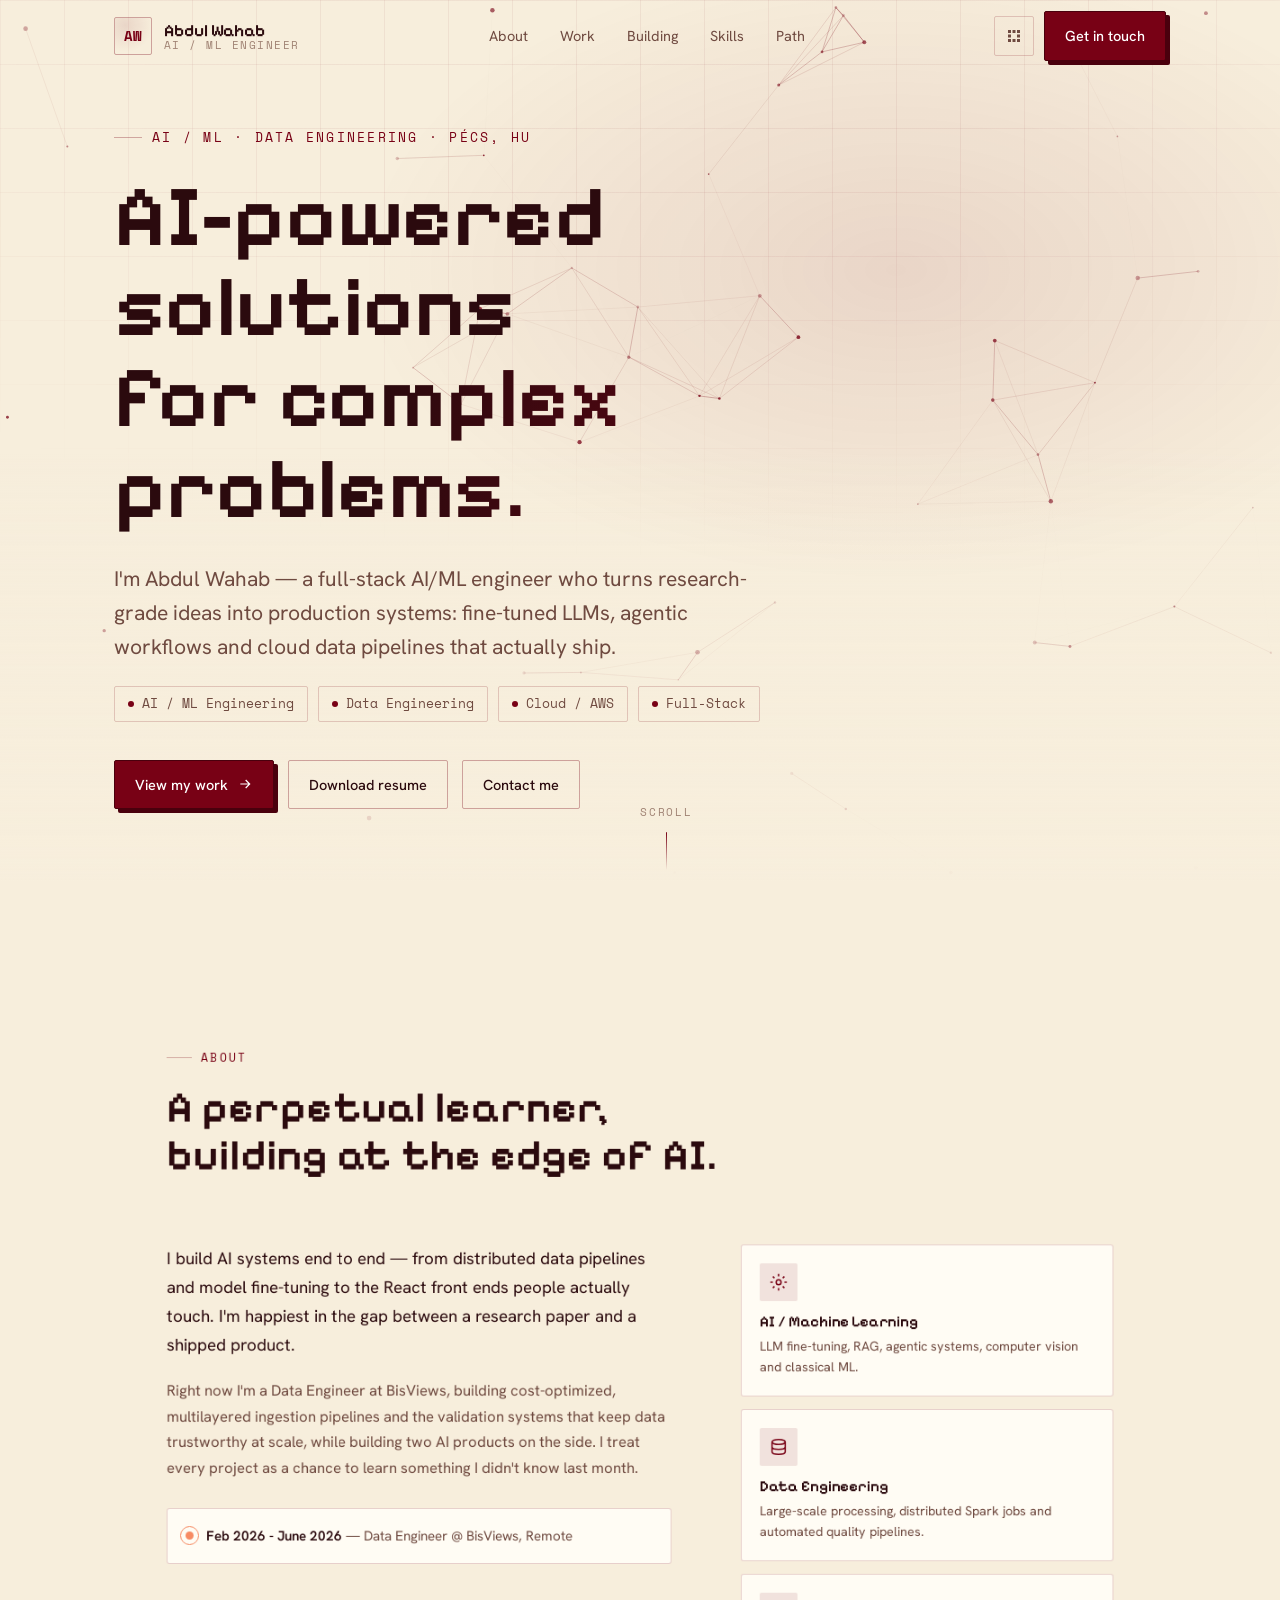
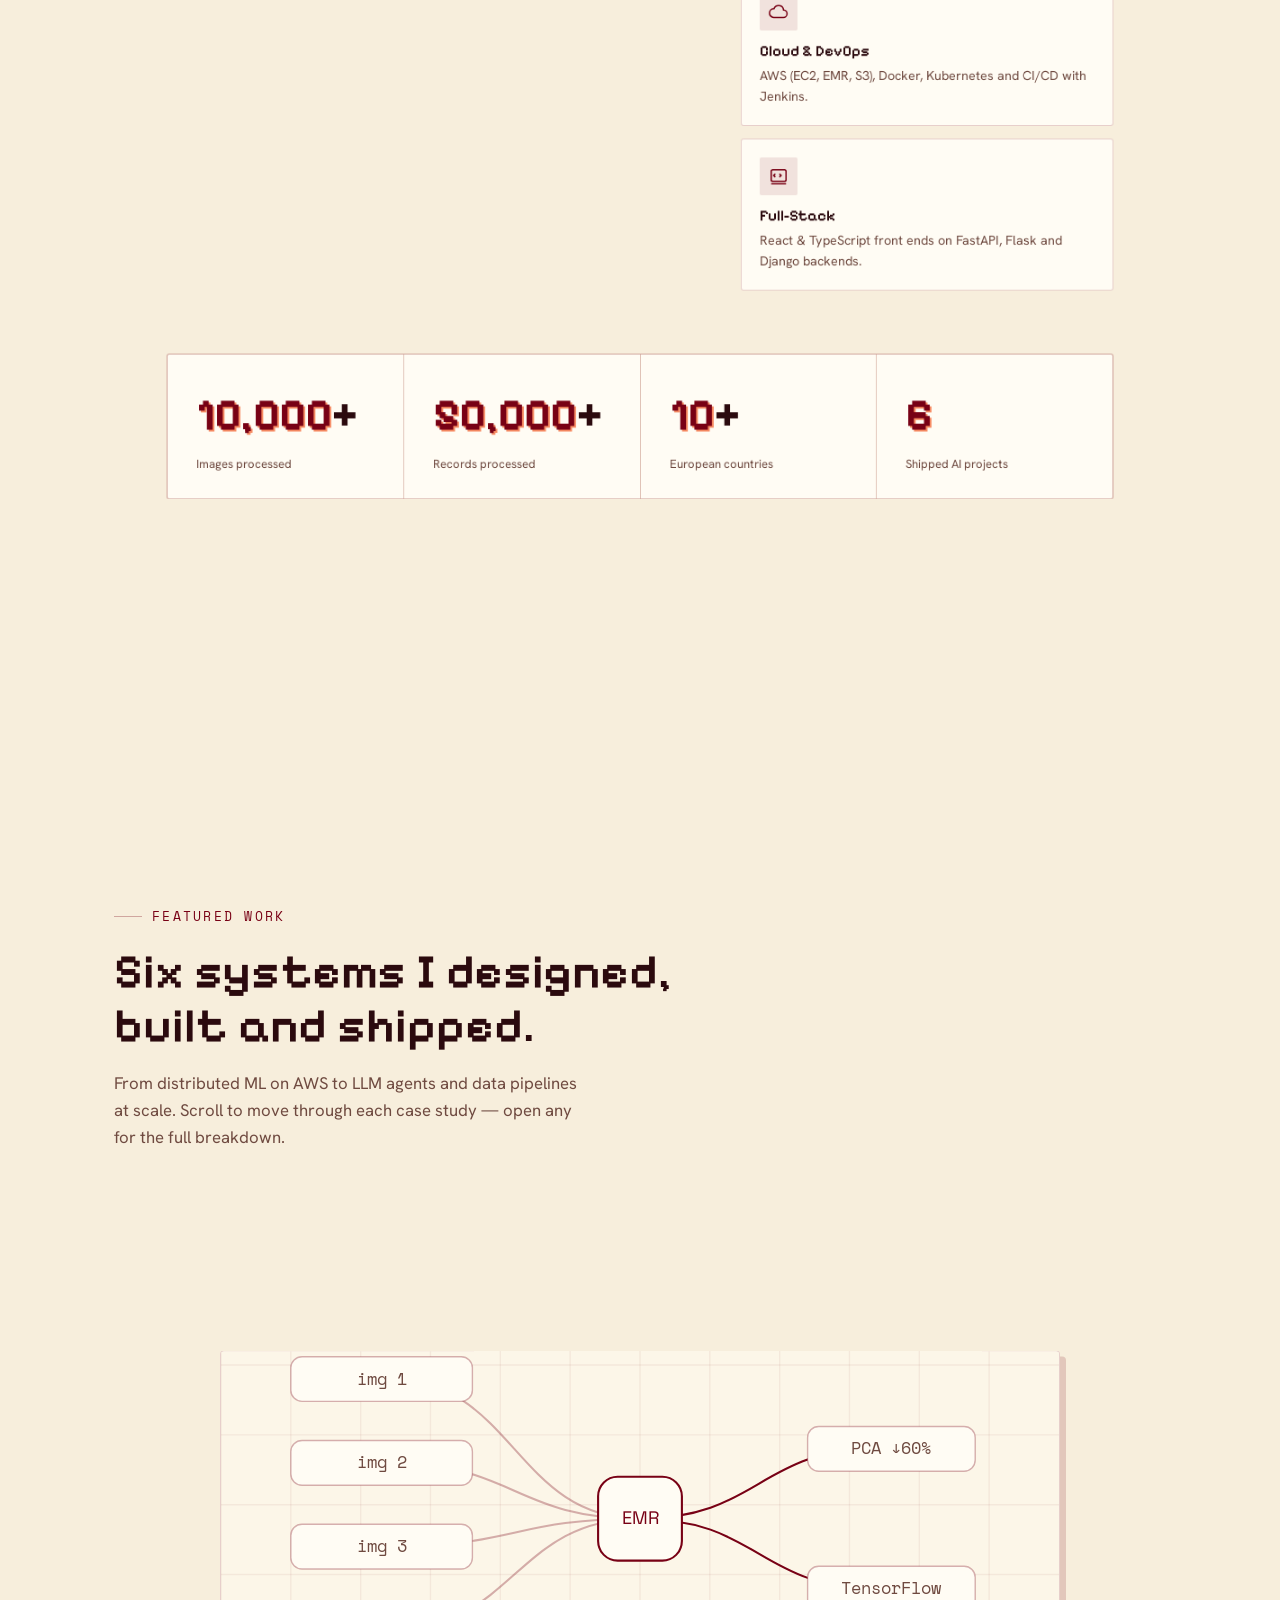
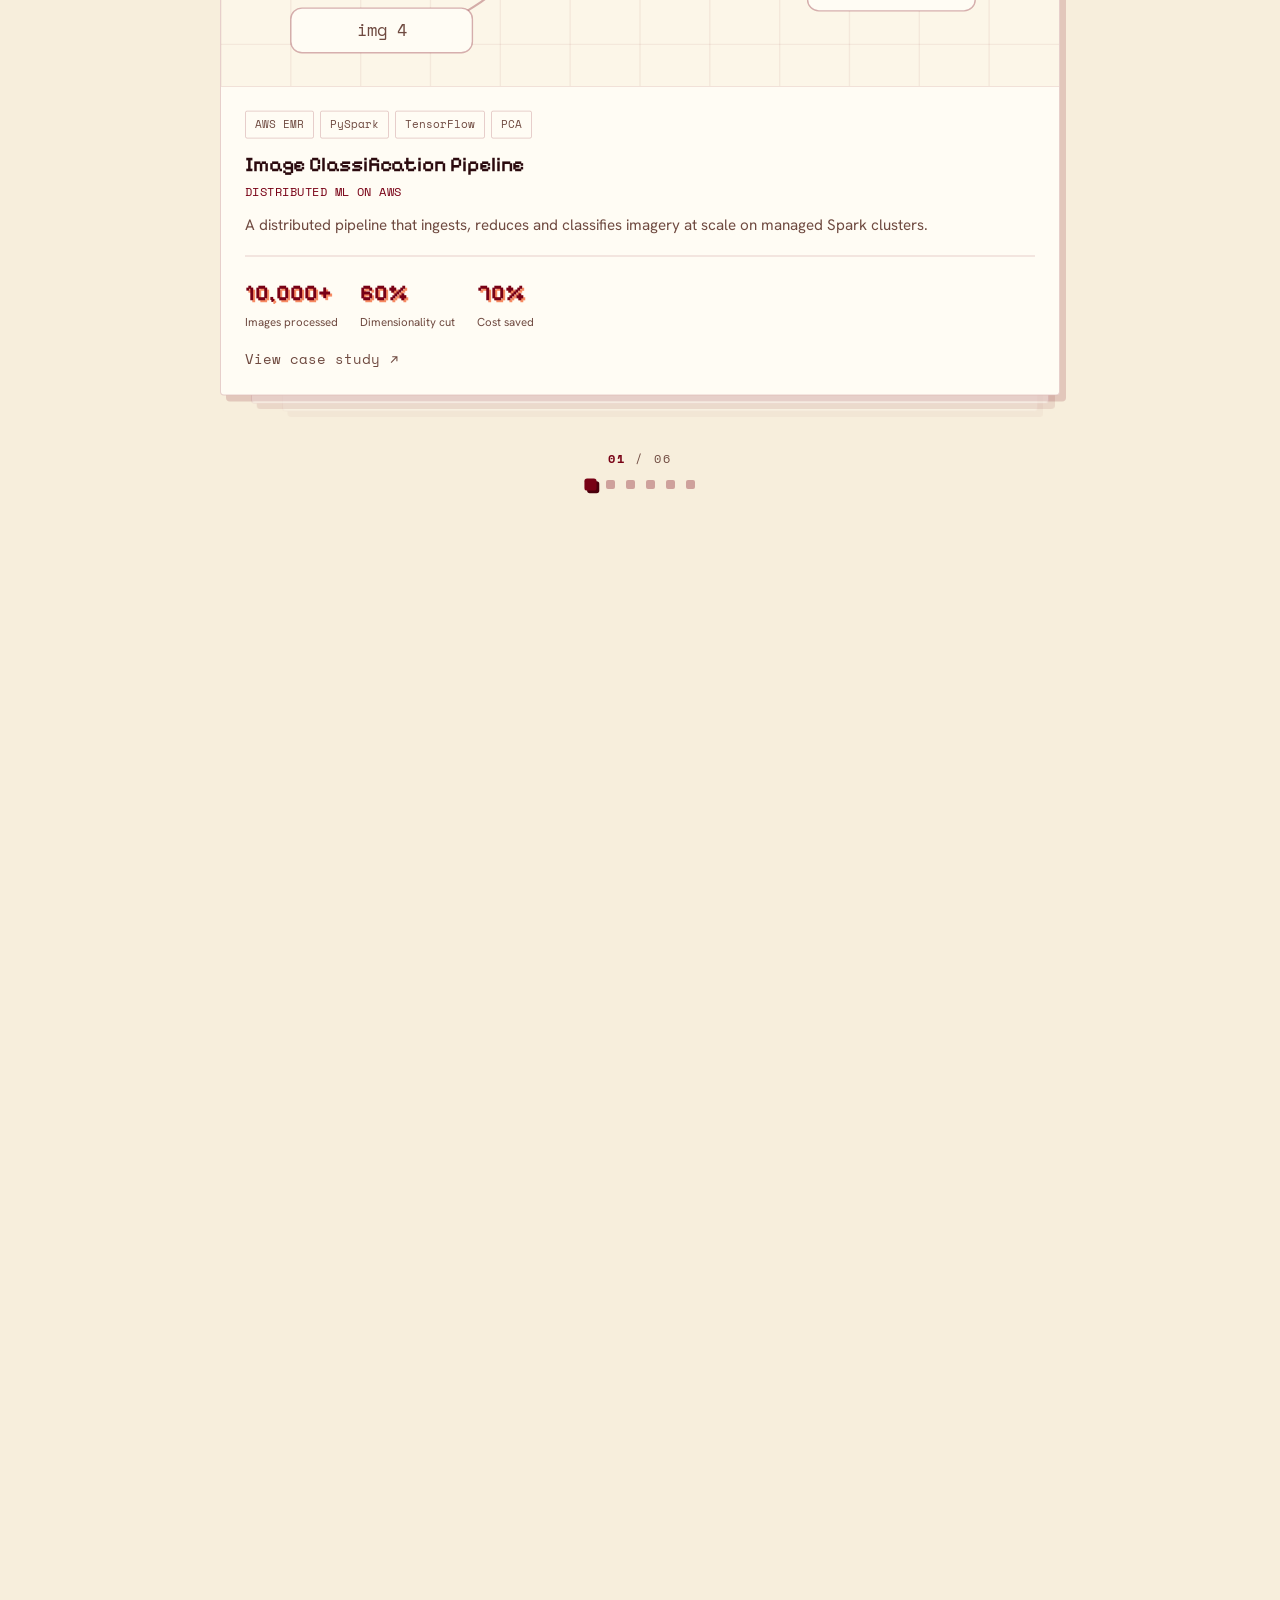
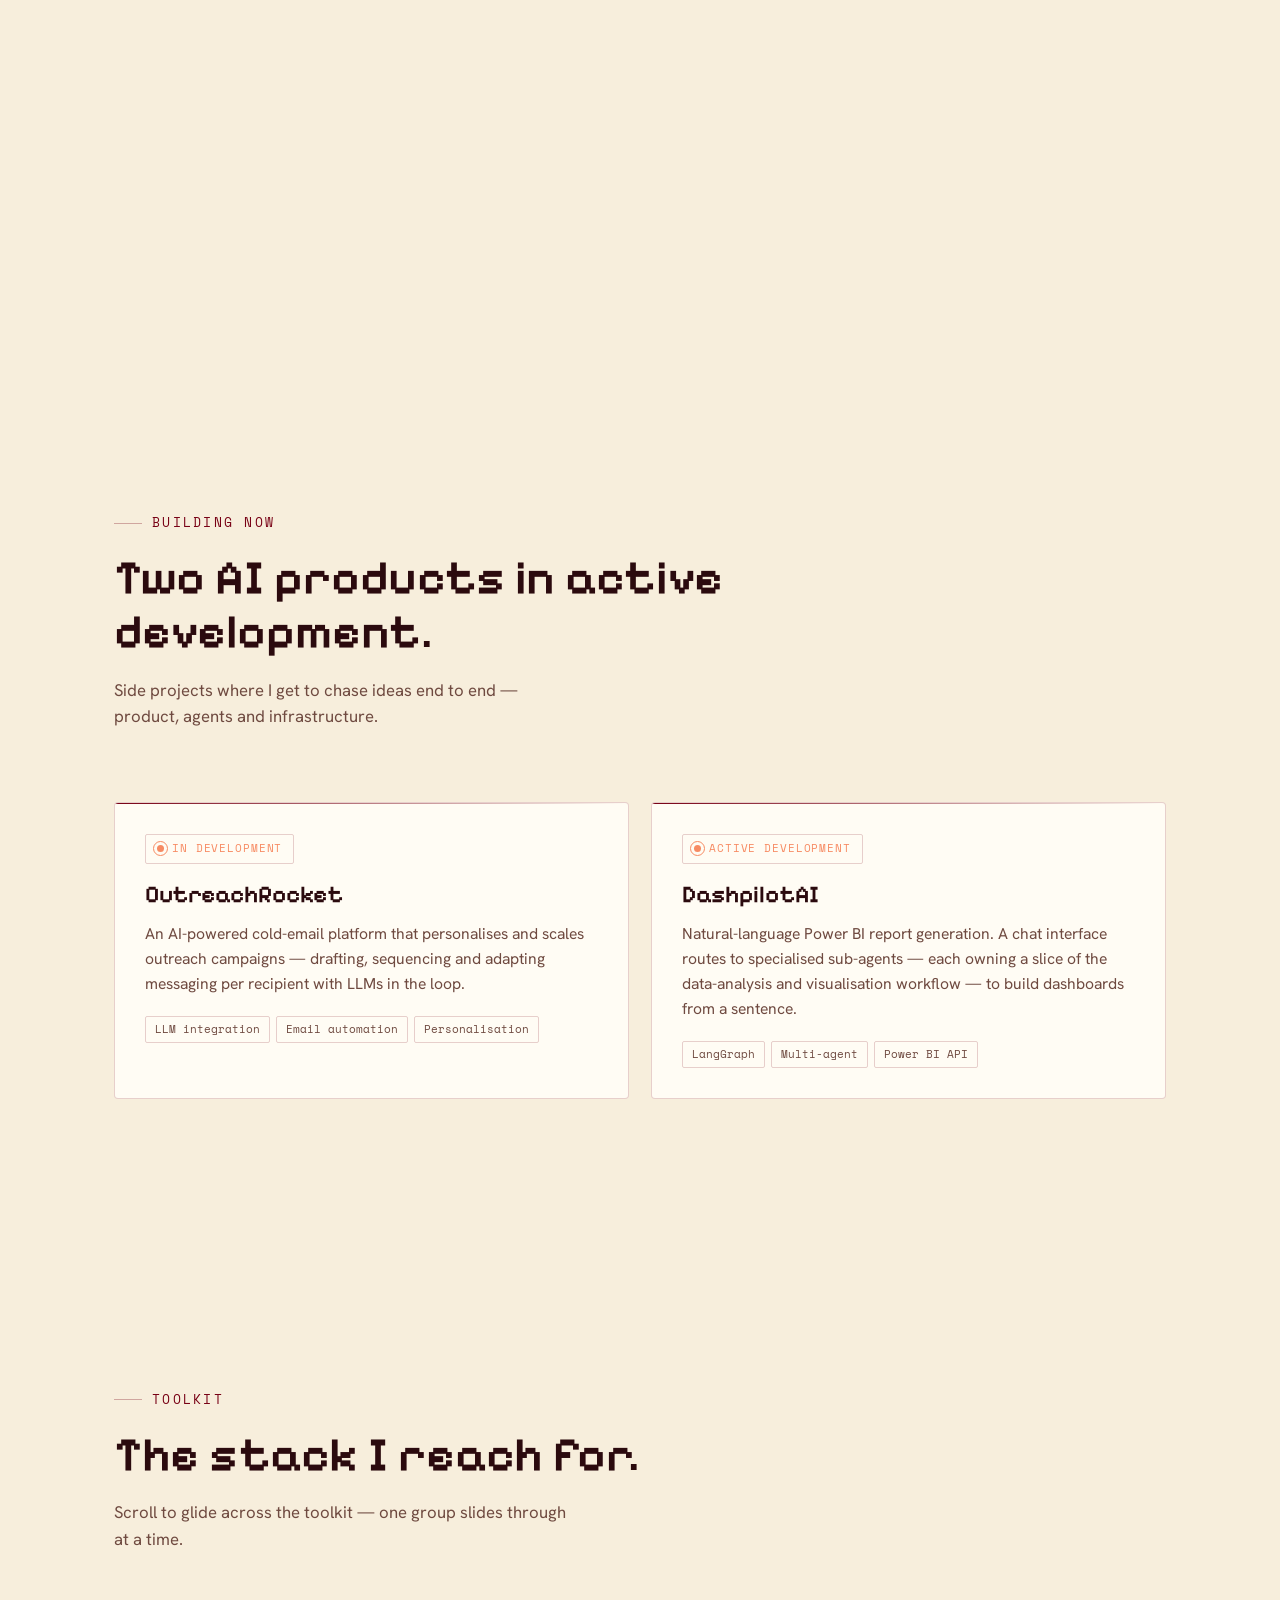
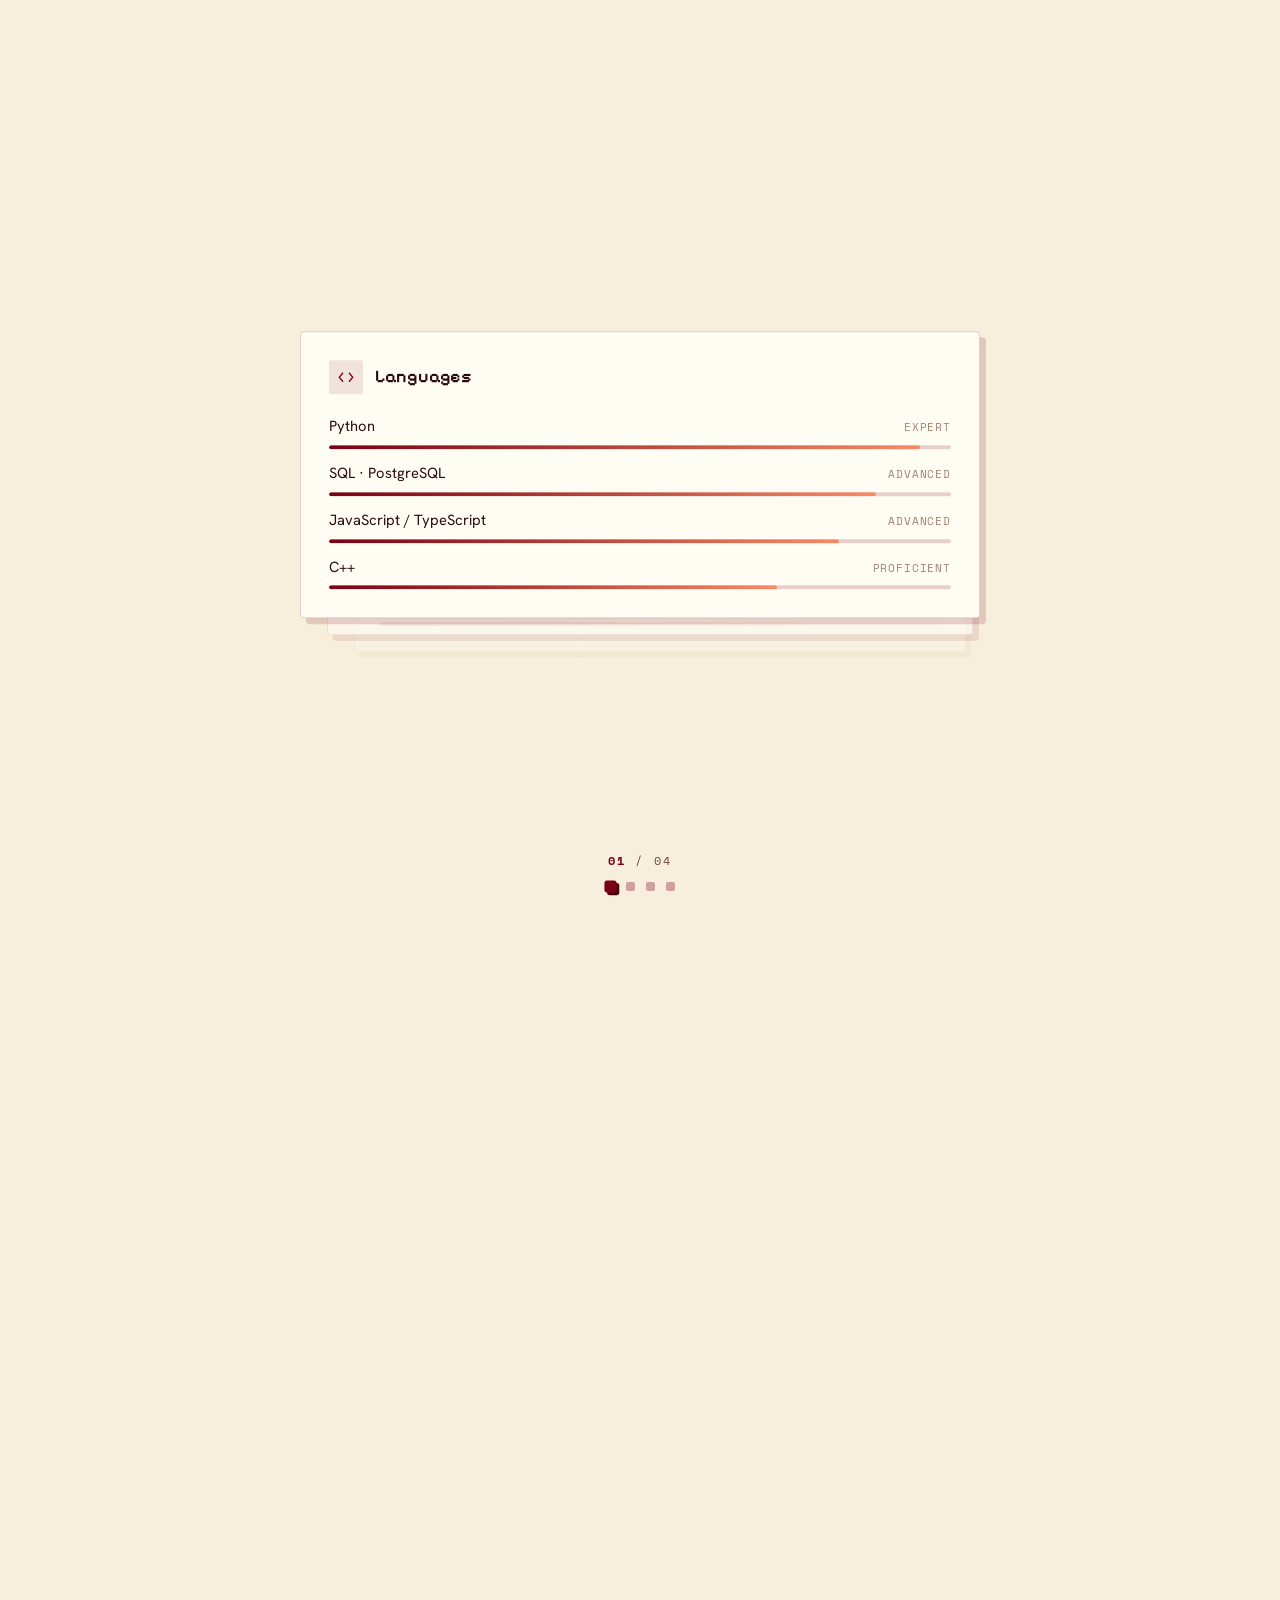
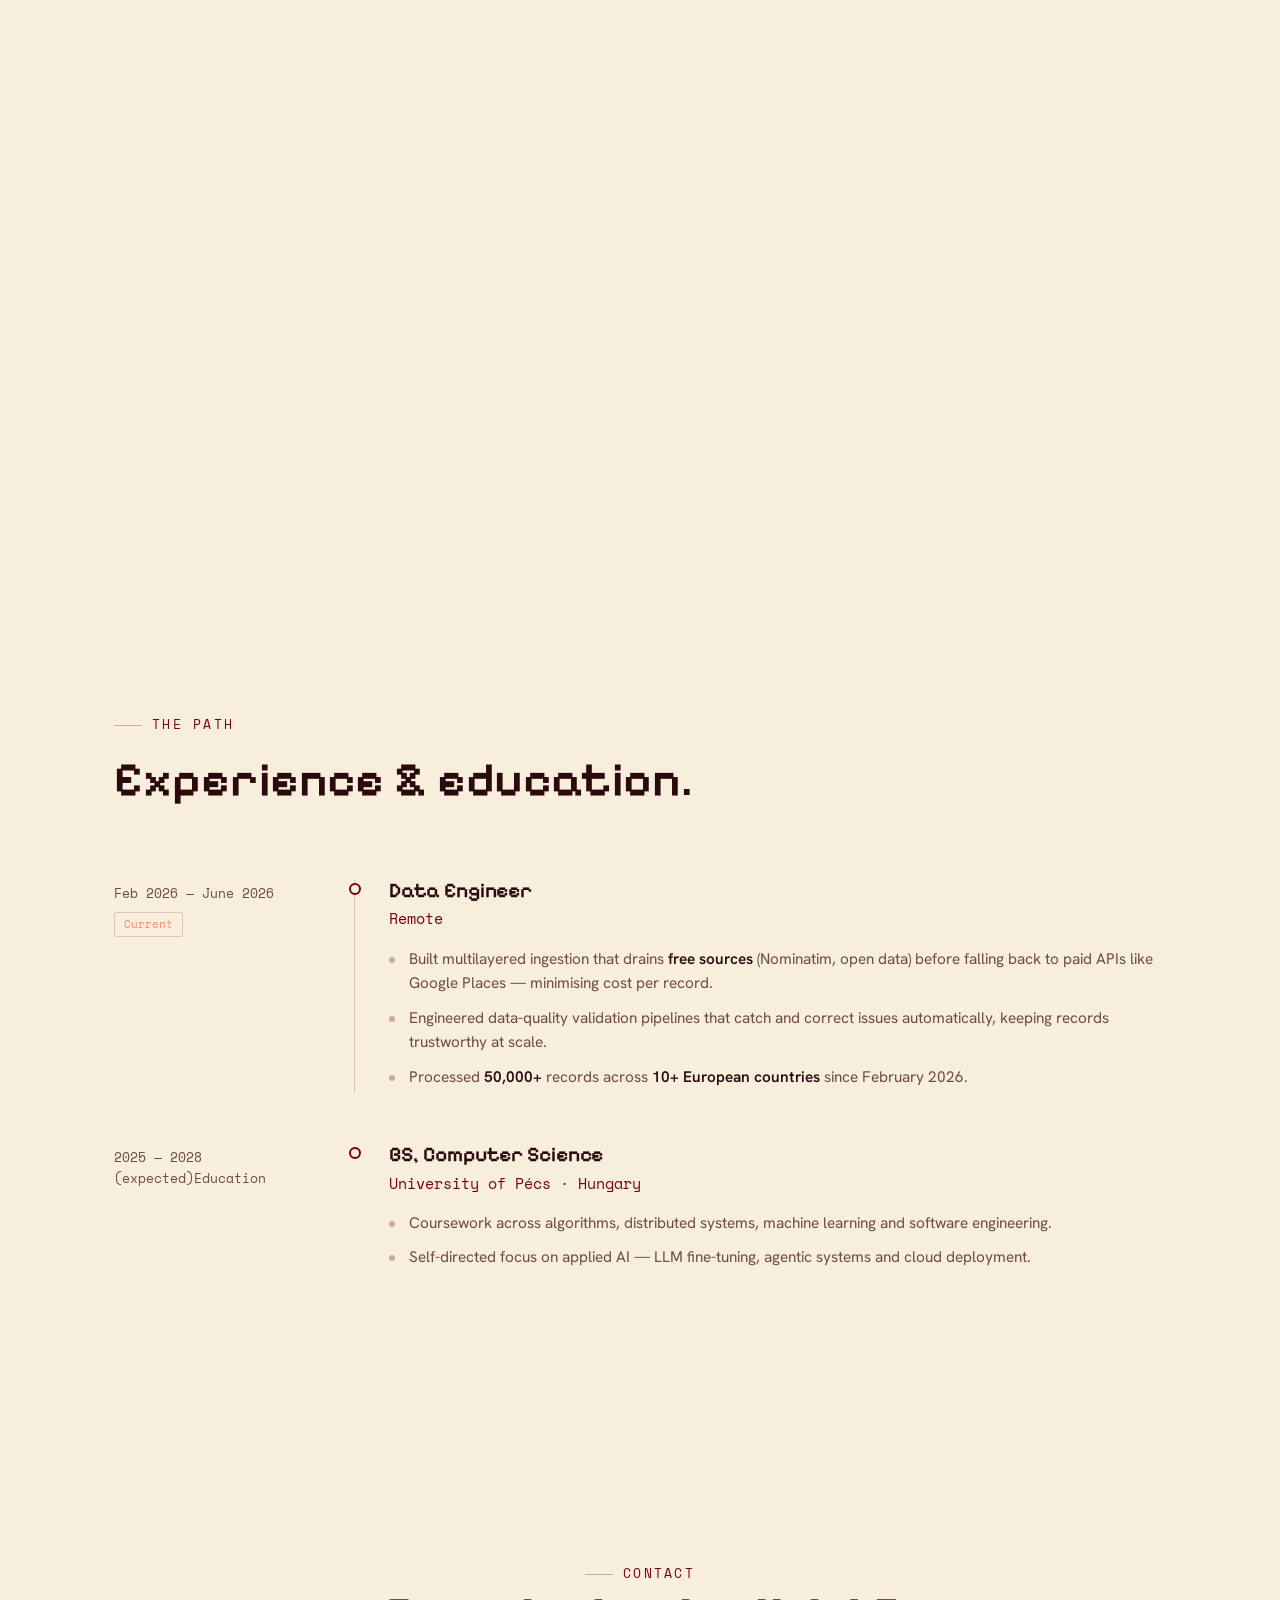
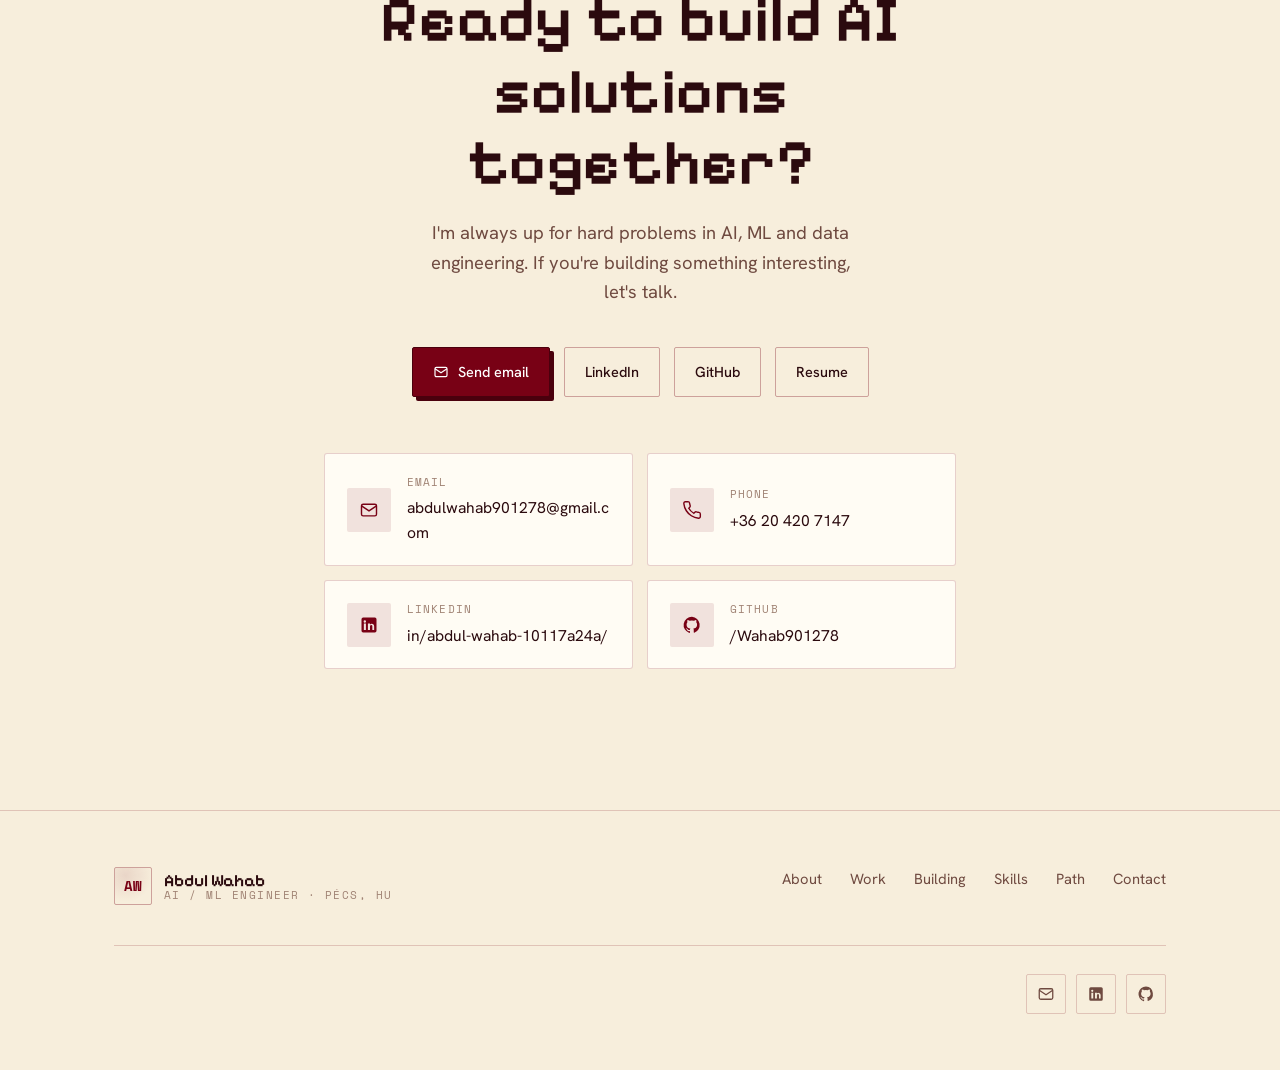
<file: index.html>
<!DOCTYPE html>
<html lang="en" data-theme="pixel">
<head>
<meta charset="UTF-8" />
<meta name="viewport" content="width=device-width, initial-scale=1.0" />
<title>Abdul Wahab — AI / ML Engineer</title>
<meta name="description" content="Abdul Wahab — full-stack AI/ML engineer and data engineer building production-grade machine learning, agentic systems and cost-optimized data pipelines." />
<meta name="author" content="Abdul Wahab" />
<meta property="og:title" content="Abdul Wahab — AI / ML Engineer" />
<meta property="og:description" content="Full-stack AI/ML engineer. LLM fine-tuning, RAG, agentic AI and cloud data systems." />
<meta property="og:type" content="website" />
<link rel="icon" type="image/svg+xml" href="favicon.svg?v=1" />
<link rel="apple-touch-icon" href="favicon.svg?v=1" />
<meta name="theme-color" content="#780115" />
<link rel="preconnect" href="https://fonts.googleapis.com" />
<link rel="preconnect" href="https://fonts.gstatic.com" crossorigin />
<link href="https://fonts.googleapis.com/css2?family=Space+Grotesk:wght@400;500;600;700&family=Hanken+Grotesk:wght@400;500;600&family=Space+Mono:wght@400;700&family=Pixelify+Sans:wght@400;500;600;700&family=Silkscreen:wght@400;700&display=swap" rel="stylesheet" />
<link rel="stylesheet" href="styles.css" />
<script type="application/ld+json">
{"@context":"https://schema.org","@type":"Person","name":"Abdul Wahab","jobTitle":"AI / ML Engineer","address":{"@type":"PostalAddress","addressLocality":"Pécs","addressCountry":"Hungary"},"email":"abdulwahab901278@gmail.com","sameAs":["https://www.linkedin.com/in/abdul-wahab-10117a24a/","https://github.com/Wahab901278"]}
</script>
</head>
<body>
<div id="progress"></div>
<div class="gridlines" aria-hidden="true"></div>

<!-- ============ NAV ============ -->
<header class="nav">
  <div class="wrap nav-inner">
    <a class="brand" href="#top" aria-label="Abdul Wahab home">
      <span class="mono">AW</span>
      <span>Abdul Wahab<small>AI / ML Engineer</small></span>
    </a>
    <nav class="nav-links" aria-label="Primary">
      <a href="#about">About</a>
      <a href="#work">Work</a>
      <a href="#building">Building</a>
      <a href="#skills">Skills</a>
      <a href="#path">Path</a>
    </nav>
    <div class="nav-right">
      <button class="theme-toggle" data-theme-toggle aria-label="Cycle colour theme">
        <svg class="icon-pixel" viewBox="0 0 24 24" fill="currentColor"><path d="M4 4h4v4H4zM10 4h4v4h-4zM16 4h4v4h-4zM4 10h4v4H4zM16 10h4v4h-4zM4 16h4v4H4zM10 16h4v4h-4zM16 16h4v4h-4z"/></svg>
        <svg class="icon-sun" viewBox="0 0 24 24" fill="none" stroke="currentColor" stroke-width="1.8"><circle cx="12" cy="12" r="4"/><path d="M12 2v2M12 20v2M4.9 4.9l1.4 1.4M17.7 17.7l1.4 1.4M2 12h2M20 12h2M4.9 19.1l1.4-1.4M17.7 6.3l1.4-1.4"/></svg>
        <svg class="icon-moon" viewBox="0 0 24 24" fill="none" stroke="currentColor" stroke-width="1.8"><path d="M21 12.8A9 9 0 1 1 11.2 3a7 7 0 0 0 9.8 9.8z"/></svg>
      </button>
      <a class="btn btn-primary nav-cta" href="#contact">Get in touch</a>
      <button class="hamburger" id="hamburger" aria-label="Open menu">
        <svg viewBox="0 0 24 24" fill="none" stroke="currentColor" stroke-width="1.8"><path d="M3 6h18M3 12h18M3 18h18"/></svg>
      </button>
    </div>
  </div>
</header>

<!-- Mobile drawer -->
<div class="drawer" id="drawer">
  <button class="close" id="drawer-close" aria-label="Close menu">
    <svg viewBox="0 0 24 24" fill="none" stroke="currentColor" stroke-width="1.8"><path d="M6 6l12 12M18 6L6 18"/></svg>
  </button>
  <a href="#about">About</a>
  <a href="#work">Work</a>
  <a href="#building">Building</a>
  <a href="#skills">Skills</a>
  <a href="#path">Path</a>
  <a href="#contact">Contact</a>
  <div class="drawer-actions">
    <a class="btn btn-primary" href="#contact">Get in touch</a>
    <a class="btn btn-ghost" href="resume/abdul-wahab-resume.pdf">Resume</a>
  </div>
</div>

<main class="page" id="top">

  <!-- ============ HERO + ABOUT (collision transition) ============ -->
  <div class="hero-about">
  <!-- ============ HERO ============ -->
  <section class="hero">
    <canvas id="neural" aria-hidden="true"></canvas>
    <div class="wrap hero-inner">
      <div class="hero-content">
        <span class="eyebrow">AI / ML &middot; Data Engineering &middot; Pécs, HU</span>
        <h1>
          <span class="line"><span>AI-powered solutions</span></span>
          <span class="line"><span class="grad">for complex problems.</span></span>
        </h1>
        <p class="lead">I'm Abdul Wahab — a full-stack AI/ML engineer who turns research-grade ideas into production systems: fine-tuned LLMs, agentic workflows and cloud data pipelines that actually ship.</p>
        <div class="hero-roles">
          <span class="role-tag"><span class="dot"></span>AI / ML Engineering</span>
          <span class="role-tag"><span class="dot"></span>Data Engineering</span>
          <span class="role-tag"><span class="dot"></span>Cloud / AWS</span>
          <span class="role-tag"><span class="dot"></span>Full-Stack</span>
        </div>
        <div class="hero-cta">
          <a class="btn btn-primary" href="#work">
            View my work
            <svg viewBox="0 0 24 24" fill="none" stroke="currentColor" stroke-width="1.8"><path d="M5 12h14M13 6l6 6-6 6"/></svg>
          </a>
          <a class="btn btn-ghost" href="resume/abdul-wahab-resume.pdf">Download resume
</a>
          <a class="btn btn-ghost" href="#contact">Contact me</a>
        </div>
      </div>
    </div>
    <div class="scroll-hint"><span>Scroll</span><span class="bar"></span></div>
  </section>

  <!-- ============ ABOUT ============ -->
  <section id="about" class="pad">
    <div class="wrap">
      <div class="section-head reveal">
        <span class="eyebrow">About</span>
        <h2>A perpetual learner, building at the edge of AI.</h2>
      </div>
      <div class="about-grid">
        <div class="about-bio reveal">
          <p>I build AI systems end to end — from distributed data pipelines and model fine-tuning to the React front ends people actually touch. I'm happiest in the gap between a research paper and a shipped product.</p>
          <p>Right now I'm a Data Engineer at BisViews, building cost-optimized, multilayered ingestion pipelines and the validation systems that keep data trustworthy at scale, while building two AI products on the side. I treat every project as a chance to learn something I didn't know last month.</p>
          <div class="now">
            <span class="pulse"></span>
            <span><b>Feb 2026 - June 2026</b> — Data Engineer @ BisViews, Remote</span>
          </div>
        </div>
        <div class="expertise">
          <div class="exp-card reveal d1">
            <div class="ico"><svg viewBox="0 0 24 24" fill="none" stroke="currentColor" stroke-width="1.7"><circle cx="12" cy="12" r="3"/><path d="M12 2v3M12 19v3M2 12h3M19 12h3M5 5l2 2M17 17l2 2M19 5l-2 2M7 17l-2 2"/></svg></div>
            <h4>AI / Machine Learning</h4>
            <p>LLM fine-tuning, RAG, agentic systems, computer vision and classical ML.</p>
          </div>
          <div class="exp-card reveal d2">
            <div class="ico"><svg viewBox="0 0 24 24" fill="none" stroke="currentColor" stroke-width="1.7"><ellipse cx="12" cy="6" rx="8" ry="3"/><path d="M4 6v12c0 1.7 3.6 3 8 3s8-1.3 8-3V6M4 12c0 1.7 3.6 3 8 3s8-1.3 8-3"/></svg></div>
            <h4>Data Engineering</h4>
            <p>Large-scale processing, distributed Spark jobs and automated quality pipelines.</p>
          </div>
          <div class="exp-card reveal d3">
            <div class="ico"><svg viewBox="0 0 24 24" fill="none" stroke="currentColor" stroke-width="1.7"><path d="M17.5 19a4.5 4.5 0 0 0 .5-9 6 6 0 0 0-11.6-1.5A4 4 0 0 0 6 19z"/></svg></div>
            <h4>Cloud &amp; DevOps</h4>
            <p>AWS (EC2, EMR, S3), Docker, Kubernetes and CI/CD with Jenkins.</p>
          </div>
          <div class="exp-card reveal d4">
            <div class="ico"><svg viewBox="0 0 24 24" fill="none" stroke="currentColor" stroke-width="1.7"><rect x="3" y="4" width="18" height="14" rx="2"/><path d="M8 9l-2 2 2 2M13 9l2 2-2 2M3 21h18"/></svg></div>
            <h4>Full-Stack</h4>
            <p>React &amp; TypeScript front ends on FastAPI, Flask and Django backends.</p>
          </div>
        </div>
      </div>

      <div class="stats reveal">
        <div class="stat"><div class="num"><span data-count="10000">0</span><span class="suf">+</span></div><div class="lbl">Images processed</div></div>
        <div class="stat"><div class="num"><span data-count="50000">0</span><span class="suf">+</span></div><div class="lbl">Records processed</div></div>
        <div class="stat"><div class="num"><span data-count="10">0</span><span class="suf">+</span></div><div class="lbl">European countries</div></div>
        <div class="stat"><div class="num"><span data-count="6">0</span></div><div class="lbl">Shipped AI projects</div></div>
      </div>
    </div>
  </section>

  </div><!-- /.hero-about -->

  <!-- ============ WORK ============ -->
  <section id="work" class="pad pin-section">
    <div class="wrap">
      <div class="section-head reveal">
        <span class="eyebrow">Featured Work</span>
        <h2>Six systems I designed, built and shipped.</h2>
        <p>From distributed ML on AWS to LLM agents and data pipelines at scale. Scroll to move through each case study — open any for the full breakdown.</p>
      </div>
    </div>
    <div class="pin-outer" data-pin="work">
      <div class="pin-sticky">
        <div class="pin-track proj-grid" id="proj-grid"><!-- rendered by projects-data.js --></div>
        <div class="pin-rail"><span class="pin-count" id="work-count" aria-hidden="true"></span><div class="pin-dots" id="work-dots" aria-hidden="true"></div></div>
      </div>
    </div>
  </section>

  <!-- ============ BUILDING NOW ============ -->
  <section id="building" class="pad">
    <div class="wrap">
      <div class="section-head reveal">
        <span class="eyebrow">Building Now</span>
        <h2>Two AI products in active development.</h2>
        <p>Side projects where I get to chase ideas end to end — product, agents and infrastructure.</p>
      </div>
      <div class="startups">
        <div class="startup reveal d1">
          <span class="status"><span class="live"></span>In development</span>
          <h3>OutreachRocket</h3>
          <p>An AI-powered cold-email platform that personalises and scales outreach campaigns — drafting, sequencing and adapting messaging per recipient with LLMs in the loop.</p>
          <div class="tech-row">
            <span class="tech">LLM integration</span><span class="tech">Email automation</span><span class="tech">Personalisation</span>
          </div>
        </div>
        <div class="startup reveal d2">
          <span class="status"><span class="live"></span>Active development</span>
          <h3>DashpilotAI</h3>
          <p>Natural-language Power BI report generation. A chat interface routes to specialised sub-agents — each owning a slice of the data-analysis and visualisation workflow — to build dashboards from a sentence.</p>
          <div class="tech-row">
            <span class="tech">LangGraph</span><span class="tech">Multi-agent</span><span class="tech">Power BI API</span>
          </div>
        </div>
      </div>
    </div>
  </section>

  <!-- ============ SKILLS ============ -->
  <section id="skills" class="pad pin-section">
    <div class="wrap">
      <div class="section-head reveal">
        <span class="eyebrow">Toolkit</span>
        <h2>The stack I reach for.</h2>
        <p>Scroll to glide across the toolkit — one group slides through at a time.</p>
      </div>
    </div>
    <div class="pin-outer" data-pin="skills">
      <div class="pin-sticky">
        <div class="pin-track skills-grid" id="skills-track">
        <div class="skill-group reveal d1">
          <h4><span class="gi"><svg viewBox="0 0 24 24" fill="none" stroke="currentColor" stroke-width="1.7"><path d="M8 6l-5 6 5 6M16 6l5 6-5 6"/></svg></span>Languages</h4>
          <div class="skill-list">
            <div class="skill-row"><div class="top"><span class="name">Python</span><span class="lvl">Expert</span></div><div class="bar"><i data-lvl="95"></i></div></div>
            <div class="skill-row"><div class="top"><span class="name">SQL · PostgreSQL</span><span class="lvl">Advanced</span></div><div class="bar"><i data-lvl="88"></i></div></div>
            <div class="skill-row"><div class="top"><span class="name">JavaScript / TypeScript</span><span class="lvl">Advanced</span></div><div class="bar"><i data-lvl="82"></i></div></div>
            <div class="skill-row"><div class="top"><span class="name">C++</span><span class="lvl">Proficient</span></div><div class="bar"><i data-lvl="72"></i></div></div>
          </div>
        </div>
        <div class="skill-group reveal d2">
          <h4><span class="gi"><svg viewBox="0 0 24 24" fill="none" stroke="currentColor" stroke-width="1.7"><circle cx="12" cy="12" r="3"/><path d="M12 2a10 10 0 0 1 10 10M12 22A10 10 0 0 1 2 12"/></svg></span>ML &amp; Data</h4>
          <div class="skill-list">
            <div class="skill-row"><div class="top"><span class="name">TensorFlow / PyTorch</span><span class="lvl">Advanced</span></div><div class="bar"><i data-lvl="88"></i></div></div>
            <div class="skill-row"><div class="top"><span class="name">Scikit-learn · pandas · NumPy</span><span class="lvl">Expert</span></div><div class="bar"><i data-lvl="92"></i></div></div>
            <div class="skill-row"><div class="top"><span class="name">PySpark</span><span class="lvl">Advanced</span></div><div class="bar"><i data-lvl="85"></i></div></div>
            <div class="skill-row"><div class="top"><span class="name">Matplotlib · Seaborn</span><span class="lvl">Advanced</span></div><div class="bar"><i data-lvl="84"></i></div></div>
          </div>
        </div>
        <div class="skill-group reveal d3">
          <h4><span class="gi"><svg viewBox="0 0 24 24" fill="none" stroke="currentColor" stroke-width="1.7"><rect x="3" y="3" width="7" height="7" rx="1.5"/><rect x="14" y="3" width="7" height="7" rx="1.5"/><rect x="3" y="14" width="7" height="7" rx="1.5"/><rect x="14" y="14" width="7" height="7" rx="1.5"/></svg></span>Frameworks</h4>
          <div class="skill-list">
            <div class="skill-row"><div class="top"><span class="name">React</span><span class="lvl">Advanced</span></div><div class="bar"><i data-lvl="86"></i></div></div>
            <div class="skill-row"><div class="top"><span class="name">FastAPI · Flask · Django</span><span class="lvl">Advanced</span></div><div class="bar"><i data-lvl="85"></i></div></div>
            <div class="skill-row"><div class="top"><span class="name">LangGraph</span><span class="lvl">Advanced</span></div><div class="bar"><i data-lvl="83"></i></div></div>
            <div class="skill-row"><div class="top"><span class="name">WNTR / EPANET</span><span class="lvl">Proficient</span></div><div class="bar"><i data-lvl="76"></i></div></div>
          </div>
        </div>
        <div class="skill-group reveal d4">
          <h4><span class="gi"><svg viewBox="0 0 24 24" fill="none" stroke="currentColor" stroke-width="1.7"><path d="M17.5 19a4.5 4.5 0 0 0 .5-9 6 6 0 0 0-11.6-1.5A4 4 0 0 0 6 19z"/></svg></span>Tools &amp; Cloud</h4>
          <div class="skill-list">
            <div class="skill-row"><div class="top"><span class="name">AWS · EC2 · EMR · S3</span><span class="lvl">Advanced</span></div><div class="bar"><i data-lvl="85"></i></div></div>
            <div class="skill-row"><div class="top"><span class="name">Docker · Kubernetes</span><span class="lvl">Advanced</span></div><div class="bar"><i data-lvl="80"></i></div></div>
            <div class="skill-row"><div class="top"><span class="name">Git</span><span class="lvl">Expert</span></div><div class="bar"><i data-lvl="92"></i></div></div>
            <div class="skill-row"><div class="top"><span class="name">Jenkins · CI/CD</span><span class="lvl">Proficient</span></div><div class="bar"><i data-lvl="74"></i></div></div>
          </div>
        </div>
        </div><!-- /.pin-track -->
        <div class="pin-rail"><span class="pin-count" id="skills-count" aria-hidden="true"></span><div class="pin-dots" id="skills-dots" aria-hidden="true"></div></div>
      </div><!-- /.pin-sticky -->
    </div><!-- /.pin-outer -->
  </section>

  <!-- ============ PATH / TIMELINE ============ -->
  <section id="path" class="pad">
    <div class="wrap">
      <div class="section-head reveal">
        <span class="eyebrow">The Path</span>
        <h2>Experience &amp; education.</h2>
      </div>
      <div class="timeline">
        <div class="tl-item reveal">
          <div class="tl-when">Feb 2026 — June 2026<span class="badge">Current</span></div>
          <div class="tl-main">
            <span class="tl-dot"></span>
            <h3>Data Engineer</h3>
            <div class="org">Remote</div>
            <ul>
              <li>Built multilayered ingestion that drains <b>free sources</b> (Nominatim, open data) before falling back to paid APIs like Google Places — minimising cost per record.</li>
              <li>Engineered data-quality validation pipelines that catch and correct issues automatically, keeping records trustworthy at scale.</li>
              <li>Processed <b>50,000+</b> records across <b>10+ European countries</b> since February 2026.</li>
            </ul>
          </div>
        </div>
        <div class="tl-item reveal d1">
          <div class="tl-when">2025 — 2028 (expected)Education</div>
          <div class="tl-main">
            <span class="tl-dot"></span>
            <h3>BS, Computer Science</h3>
            <div class="org">University of Pécs · Hungary</div>
            <ul>
              <li>Coursework across algorithms, distributed systems, machine learning and software engineering.</li>
              <li>Self-directed focus on applied AI — LLM fine-tuning, agentic systems and cloud deployment.</li>
            </ul>
          </div>
        </div>
      </div>
    </div>
  </section>

  <!-- ============ CONTACT ============ -->
  <section id="contact" class="pad contact">
    <div class="wrap contact-inner">
      <div class="reveal">
        <span class="eyebrow" style="justify-content:center;">Contact</span>
        <h2>Ready to build AI solutions together?</h2>
        <p class="sub">I'm always up for hard problems in AI, ML and data engineering. If you're building something interesting, let's talk.</p>
      </div>
      <div class="contact-actions reveal d1">
        <a class="btn btn-primary" href="mailto:abdulwahab901278@gmail.com">
          <svg viewBox="0 0 24 24" fill="none" stroke="currentColor" stroke-width="1.8"><rect x="3" y="5" width="18" height="14" rx="2"/><path d="M3 7l9 6 9-6"/></svg>
          Send email
        </a>
        <a class="btn btn-ghost" href="https://www.linkedin.com/in/abdul-wahab-10117a24a/" target="_blank" rel="noopener">LinkedIn</a>
        <a class="btn btn-ghost" href="https://github.com/Wahab901278" target="_blank" rel="noopener">GitHub</a>
        <a class="btn btn-ghost" href="resume/abdul-wahab-resume.pdf">Resume
</a>
      </div>
      <div class="contact-grid reveal d2">
        <a class="contact-card" href="mailto:abdulwahab901278@gmail.com">
          <span class="ci"><svg viewBox="0 0 24 24" fill="none" stroke="currentColor" stroke-width="1.7"><rect x="3" y="5" width="18" height="14" rx="2"/><path d="M3 7l9 6 9-6"/></svg></span>
          <span><span class="cl">Email</span><span class="cv">abdulwahab901278@gmail.com</span></span>
        </a>
        <a class="contact-card" href="tel:+36204207147">
          <span class="ci"><svg viewBox="0 0 24 24" fill="none" stroke="currentColor" stroke-width="1.7"><path d="M22 16.9v3a2 2 0 0 1-2.2 2 19.8 19.8 0 0 1-8.6-3 19.5 19.5 0 0 1-6-6 19.8 19.8 0 0 1-3-8.6A2 2 0 0 1 4.1 2h3a2 2 0 0 1 2 1.7c.1 1 .4 1.9.7 2.8a2 2 0 0 1-.5 2.1L8.1 9.9a16 16 0 0 0 6 6l1.3-1.3a2 2 0 0 1 2.1-.4c.9.3 1.8.6 2.8.7a2 2 0 0 1 1.7 2z"/></svg></span>
          <span><span class="cl">Phone</span><span class="cv">+36 20 420 7147</span></span>
        </a>
        <a class="contact-card" href="https://www.linkedin.com/in/abdul-wahab-10117a24a/" target="_blank" rel="noopener">
          <span class="ci"><svg viewBox="0 0 24 24" fill="currentColor"><path d="M19 3a2 2 0 0 1 2 2v14a2 2 0 0 1-2 2H5a2 2 0 0 1-2-2V5a2 2 0 0 1 2-2zM8.3 18V10.3H5.8V18zM7 9.2a1.45 1.45 0 1 0 0-2.9 1.45 1.45 0 0 0 0 2.9zM18.2 18v-4.2c0-2.2-1.2-3.3-2.8-3.3a2.4 2.4 0 0 0-2.2 1.2V10.3h-2.5V18h2.5v-4c0-1 .2-2 1.5-2s1.3 1.2 1.3 2.1V18z"/></svg></span>
          <span><span class="cl">LinkedIn</span><span class="cv">in/abdul-wahab-10117a24a/
</span></span>
        </a>
        <a class="contact-card" href="https://github.com/Wahab901278" target="_blank" rel="noopener">
          <span class="ci"><svg viewBox="0 0 24 24" fill="currentColor"><path d="M12 2a10 10 0 0 0-3.2 19.5c.5.1.7-.2.7-.5v-1.7c-2.8.6-3.4-1.3-3.4-1.3-.5-1.2-1.1-1.5-1.1-1.5-.9-.6.1-.6.1-.6 1 .1 1.5 1 1.5 1 .9 1.5 2.3 1.1 2.9.8.1-.7.3-1.1.6-1.4-2.2-.300-4.6-1.1-4.6-4.9 0-1.1.4-2 1-2.7-.1-.3-.4-1.3.1-2.7 0 0 .8-.3 2.7 1a9.4 9.4 0 0 1 5 0c1.9-1.3 2.7-1 2.7-1 .5 1.4.2 2.4.1 2.7.6.7 1 1.6 1 2.7 0 3.8-2.4 4.6-4.6 4.9.3.3.6.9.6 1.8v2.7c0 .3.2.6.7.5A10 10 0 0 0 12 2z"/></svg></span>
          <span><span class="cl">GitHub</span><span class="cv">/Wahab901278</span></span>
        </a>
      </div>
    </div>
  </section>

  <!-- ============ FOOTER ============ -->
  <footer>
    <div class="wrap">
      <div class="foot-grid">
        <a class="brand" href="#top" aria-label="Abdul Wahab home">
          <span class="mono">AW</span>
          <span>Abdul Wahab<small>AI / ML Engineer · Pécs, HU</small></span>
        </a>
        <nav class="foot-nav" aria-label="Footer">
          <a href="#about">About</a>
          <a href="#work">Work</a>
          <a href="#building">Building</a>
          <a href="#skills">Skills</a>
          <a href="#path">Path</a>
          <a href="#contact">Contact</a>
        </nav>
      </div>
      <div class="foot-bottom">
        <small>
</small>
        <div class="foot-social" style="justify-content: flex-start; flex-direction: row; align-items: stretch">
          <a href="mailto:abdulwahab901278@gmail.com" aria-label="Email"><svg viewBox="0 0 24 24" fill="none" stroke="currentColor" stroke-width="1.7"><rect x="3" y="5" width="18" height="14" rx="2"/><path d="M3 7l9 6 9-6"/></svg></a>
          <a href="https://www.linkedin.com/in/abdul-wahab-10117a24a/" target="_blank" rel="noopener" aria-label="LinkedIn"><svg viewBox="0 0 24 24" fill="currentColor"><path d="M19 3a2 2 0 0 1 2 2v14a2 2 0 0 1-2 2H5a2 2 0 0 1-2-2V5a2 2 0 0 1 2-2zM8.3 18V10.3H5.8V18zM7 9.2a1.45 1.45 0 1 0 0-2.9 1.45 1.45 0 0 0 0 2.9zM18.2 18v-4.2c0-2.2-1.2-3.3-2.8-3.3a2.4 2.4 0 0 0-2.2 1.2V10.3h-2.5V18h2.5v-4c0-1 .2-2 1.5-2s1.3 1.2 1.3 2.1V18z"/></svg></a>
          <a href="https://github.com/Wahab901278" target="_blank" rel="noopener" aria-label="GitHub"><svg viewBox="0 0 24 24" fill="currentColor"><path d="M12 2a10 10 0 0 0-3.2 19.5c.5.1.7-.2.7-.5v-1.7c-2.8.6-3.4-1.3-3.4-1.3-.5-1.2-1.1-1.5-1.1-1.5-.9-.6.1-.6.1-.6 1 .1 1.5 1 1.5 1 .9 1.5 2.3 1.1 2.9.8.1-.7.3-1.1.6-1.4-2.2-.3-4.6-1.1-4.6-4.9 0-1.1.4-2 1-2.7-.1-.3-.4-1.3.1-2.7 0 0 .8-.3 2.7 1a9.4 9.4 0 0 1 5 0c1.9-1.3 2.7-1 2.7-1 .5 1.4.2 2.4.1 2.7.6.7 1 1.6 1 2.7 0 3.8-2.4 4.6-4.6 4.9.3.3.6.9.6 1.8v2.7c0 .3.2.6.7.5A10 10 0 0 0 12 2z"/></svg></a>
        </div>
      </div>
    </div>
  </footer>
</main>

<!-- Project modal -->
<div class="modal-scrim" id="modal-scrim" role="dialog" aria-modal="true" aria-label="Project details">
  <div class="modal" id="modal-content"></div>
</div>

<script src="projects-data.js"></script>
<script src="app.js"></script>
</body>
</html>
</file>
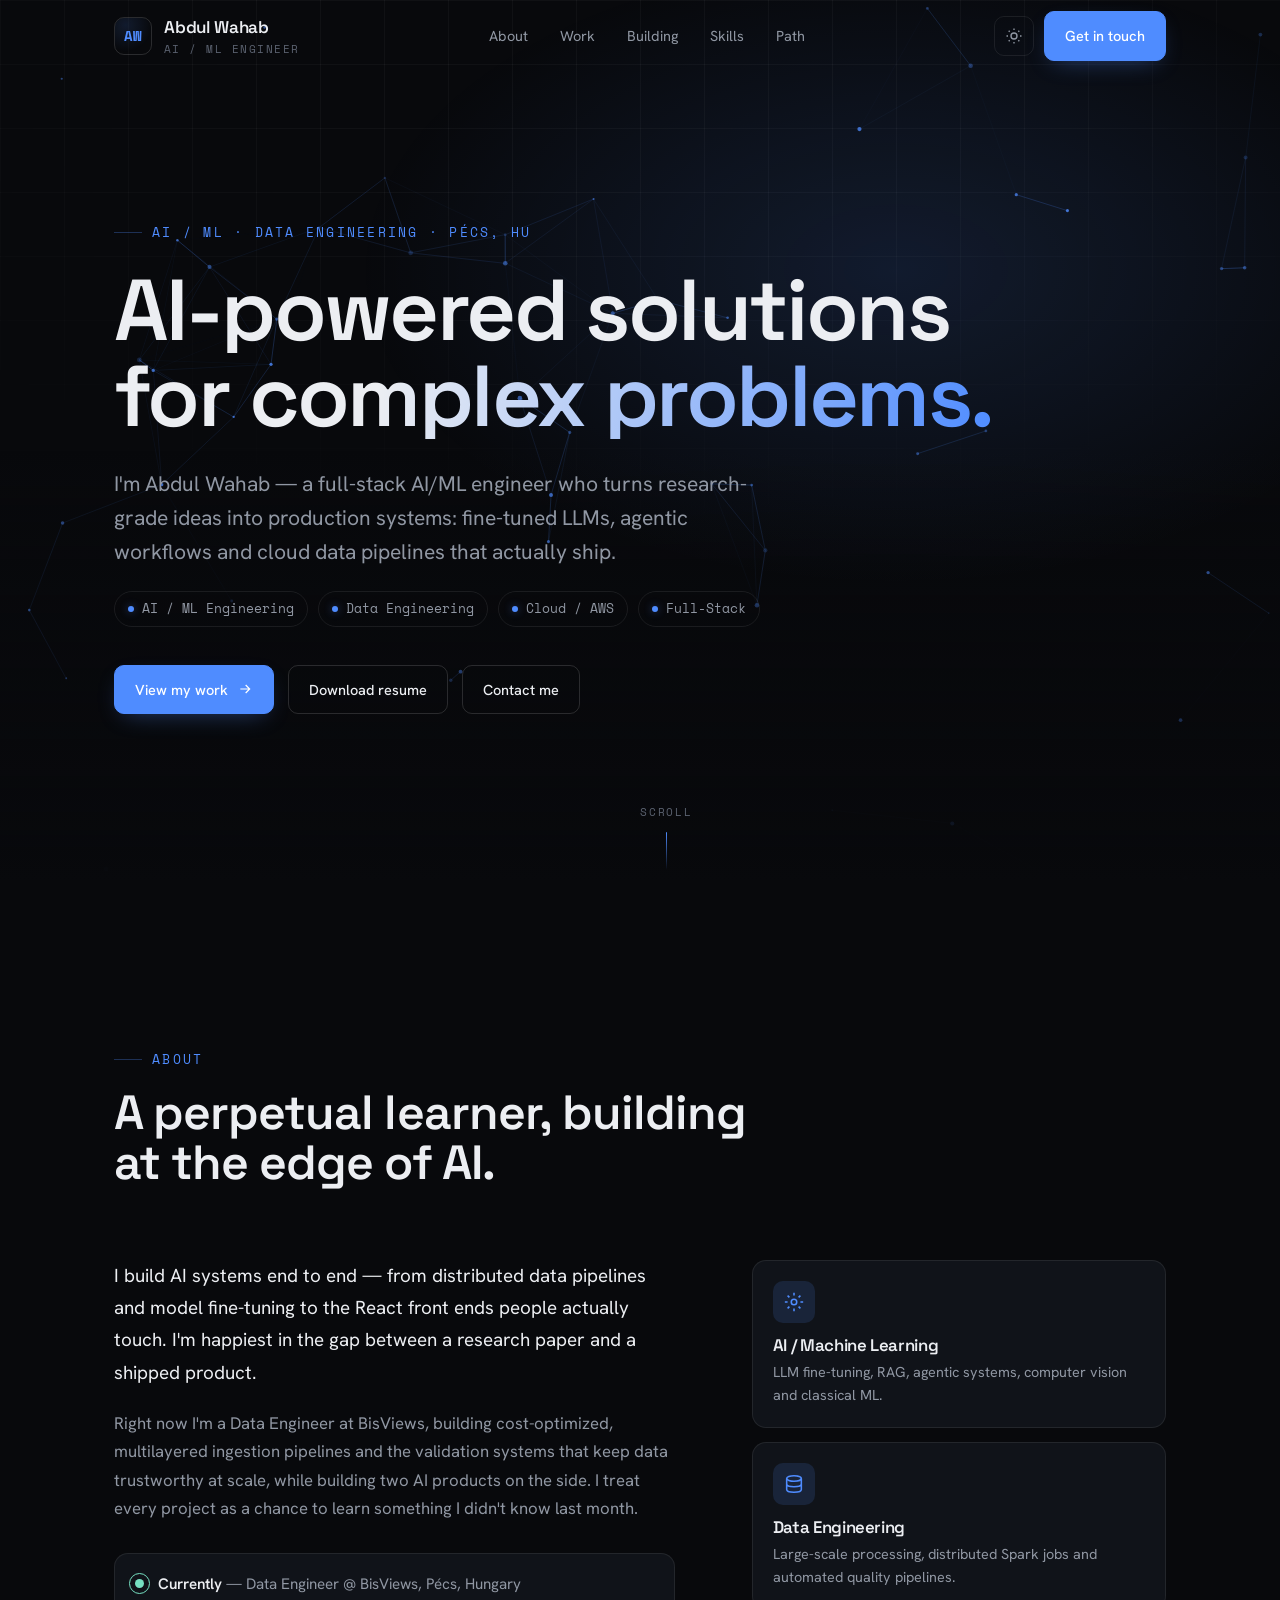
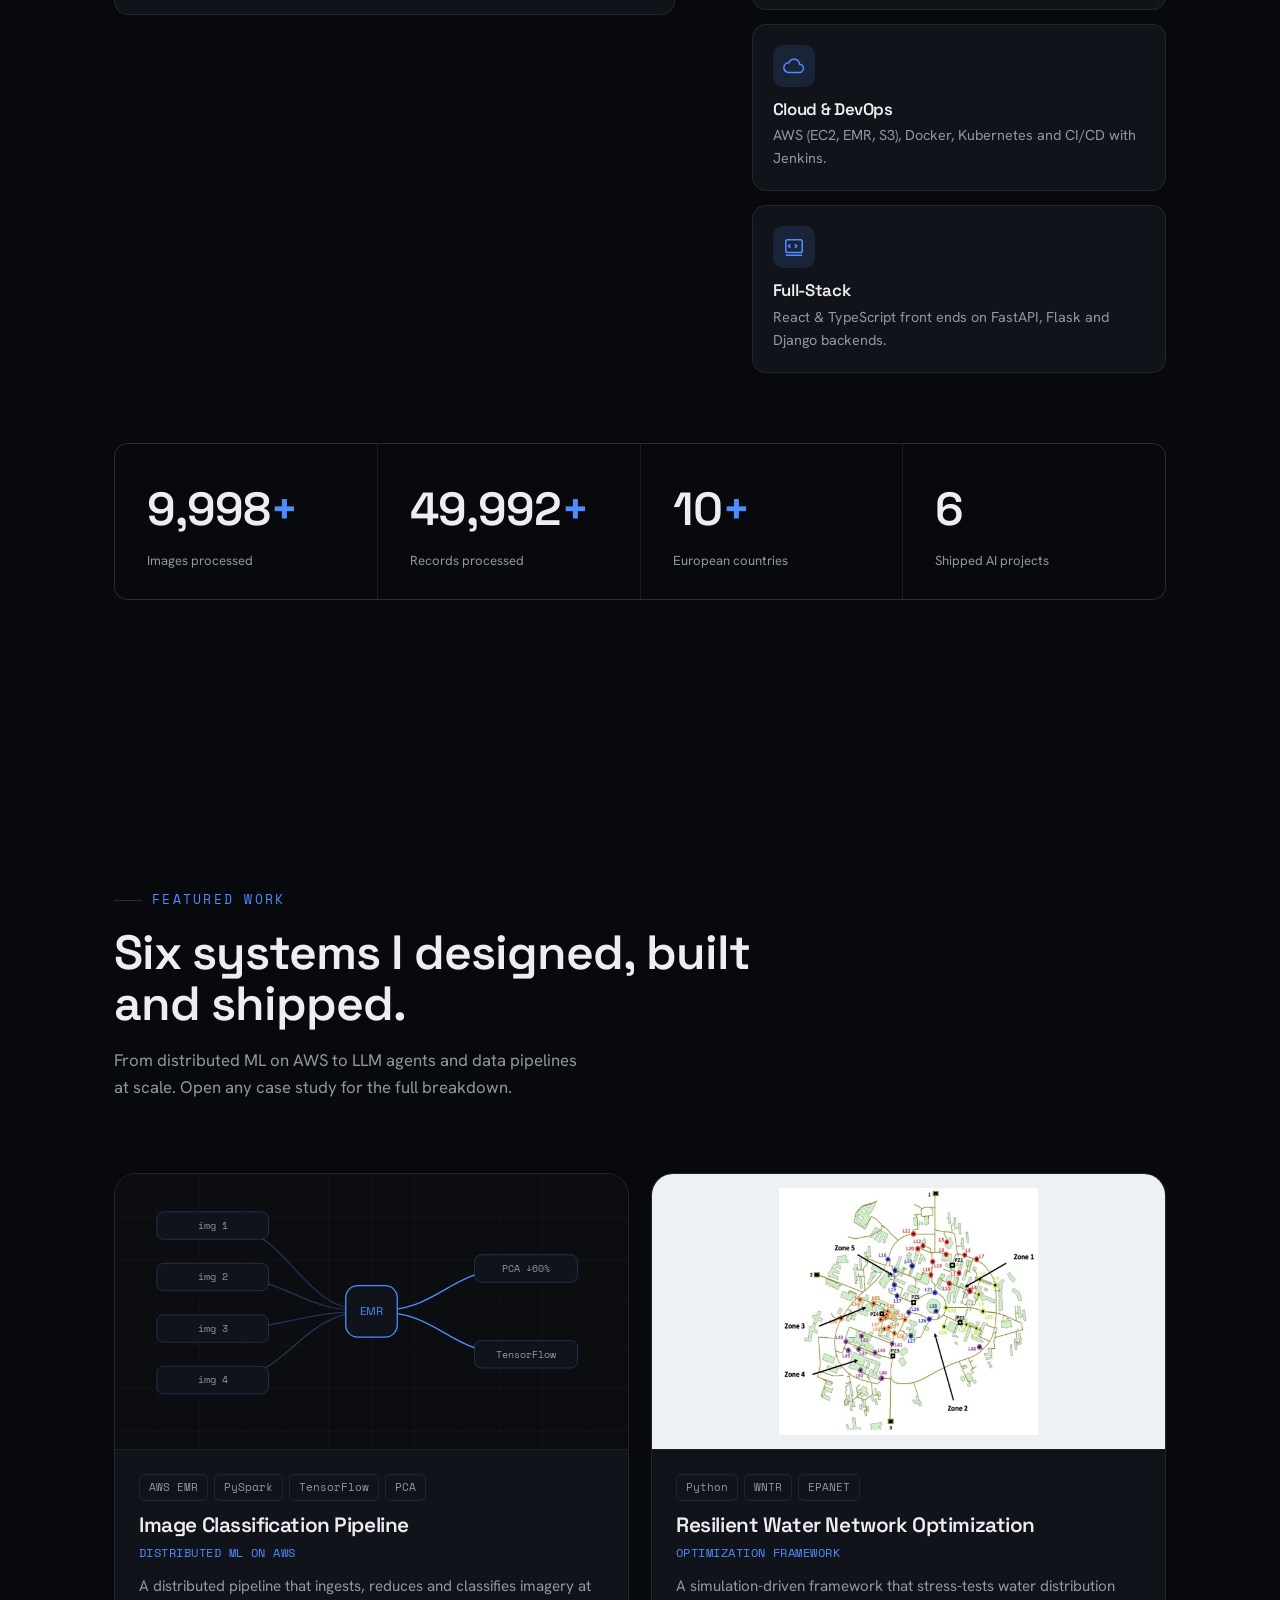
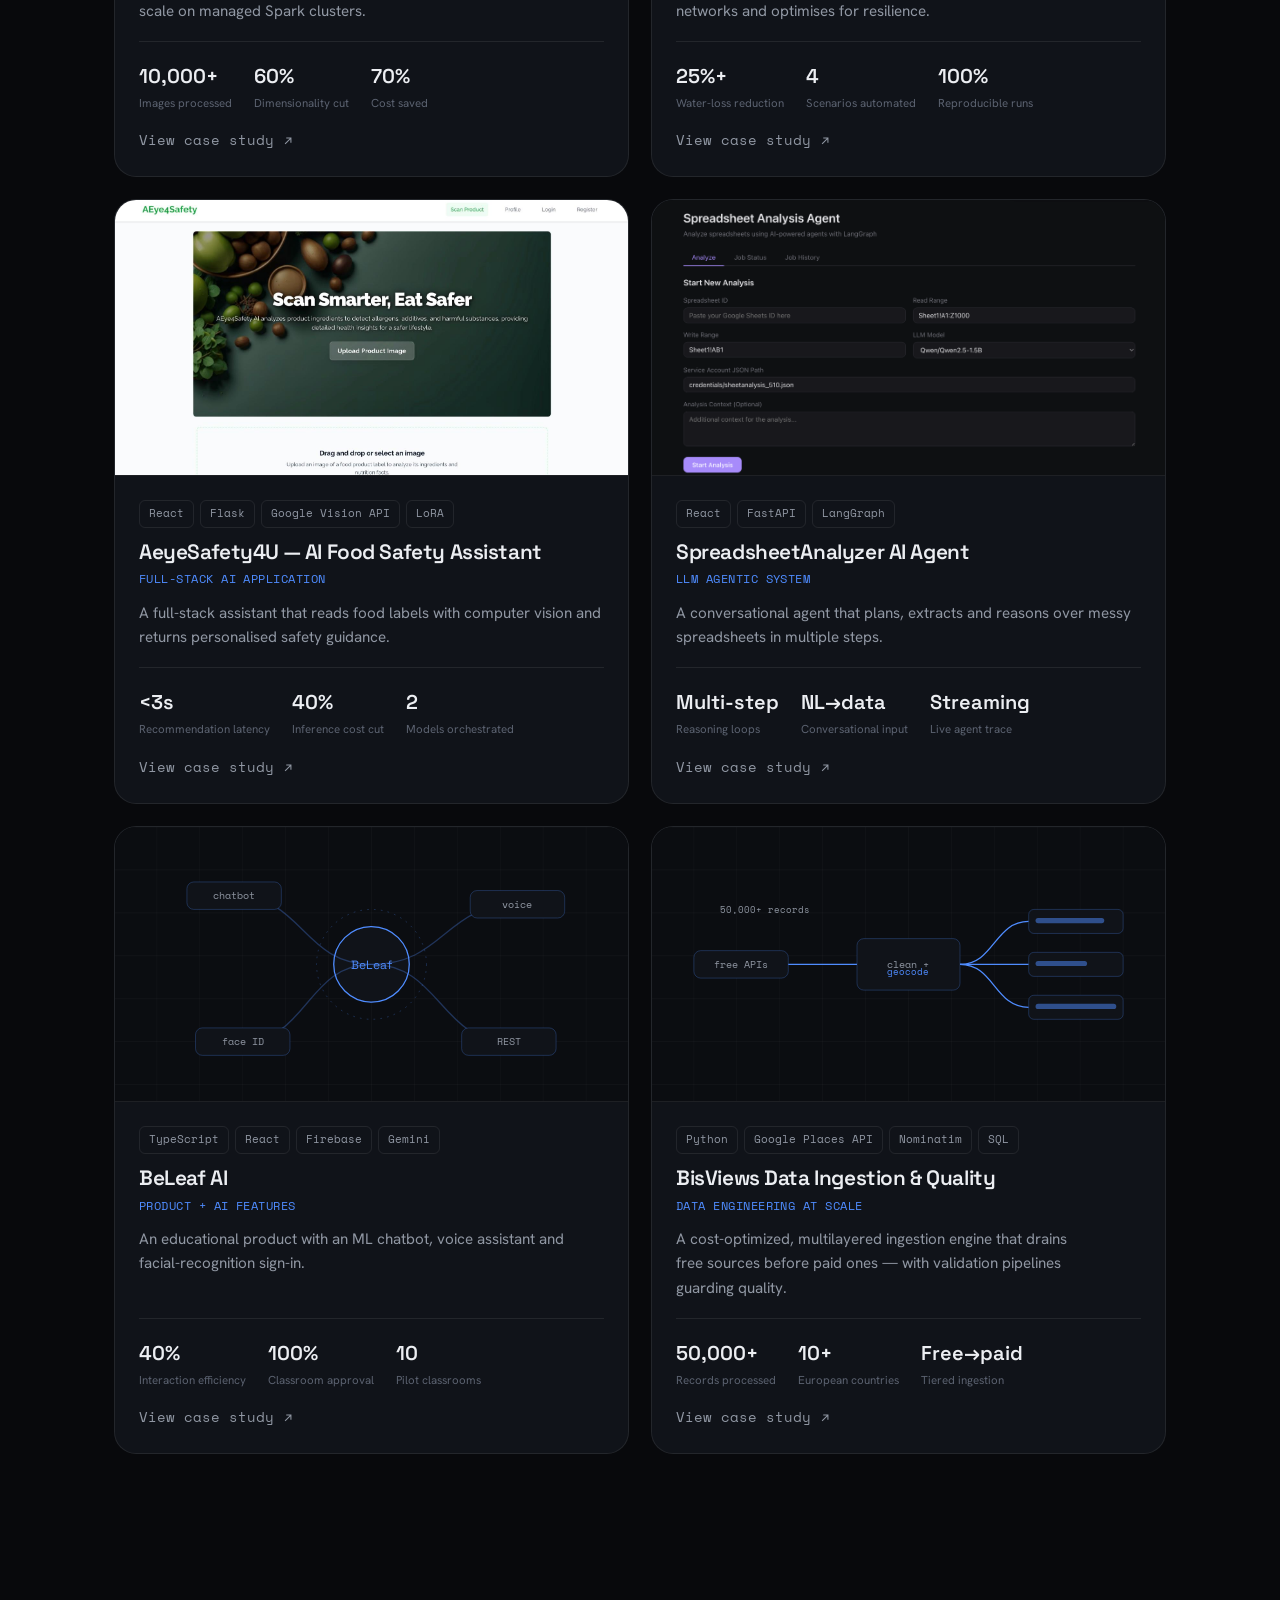
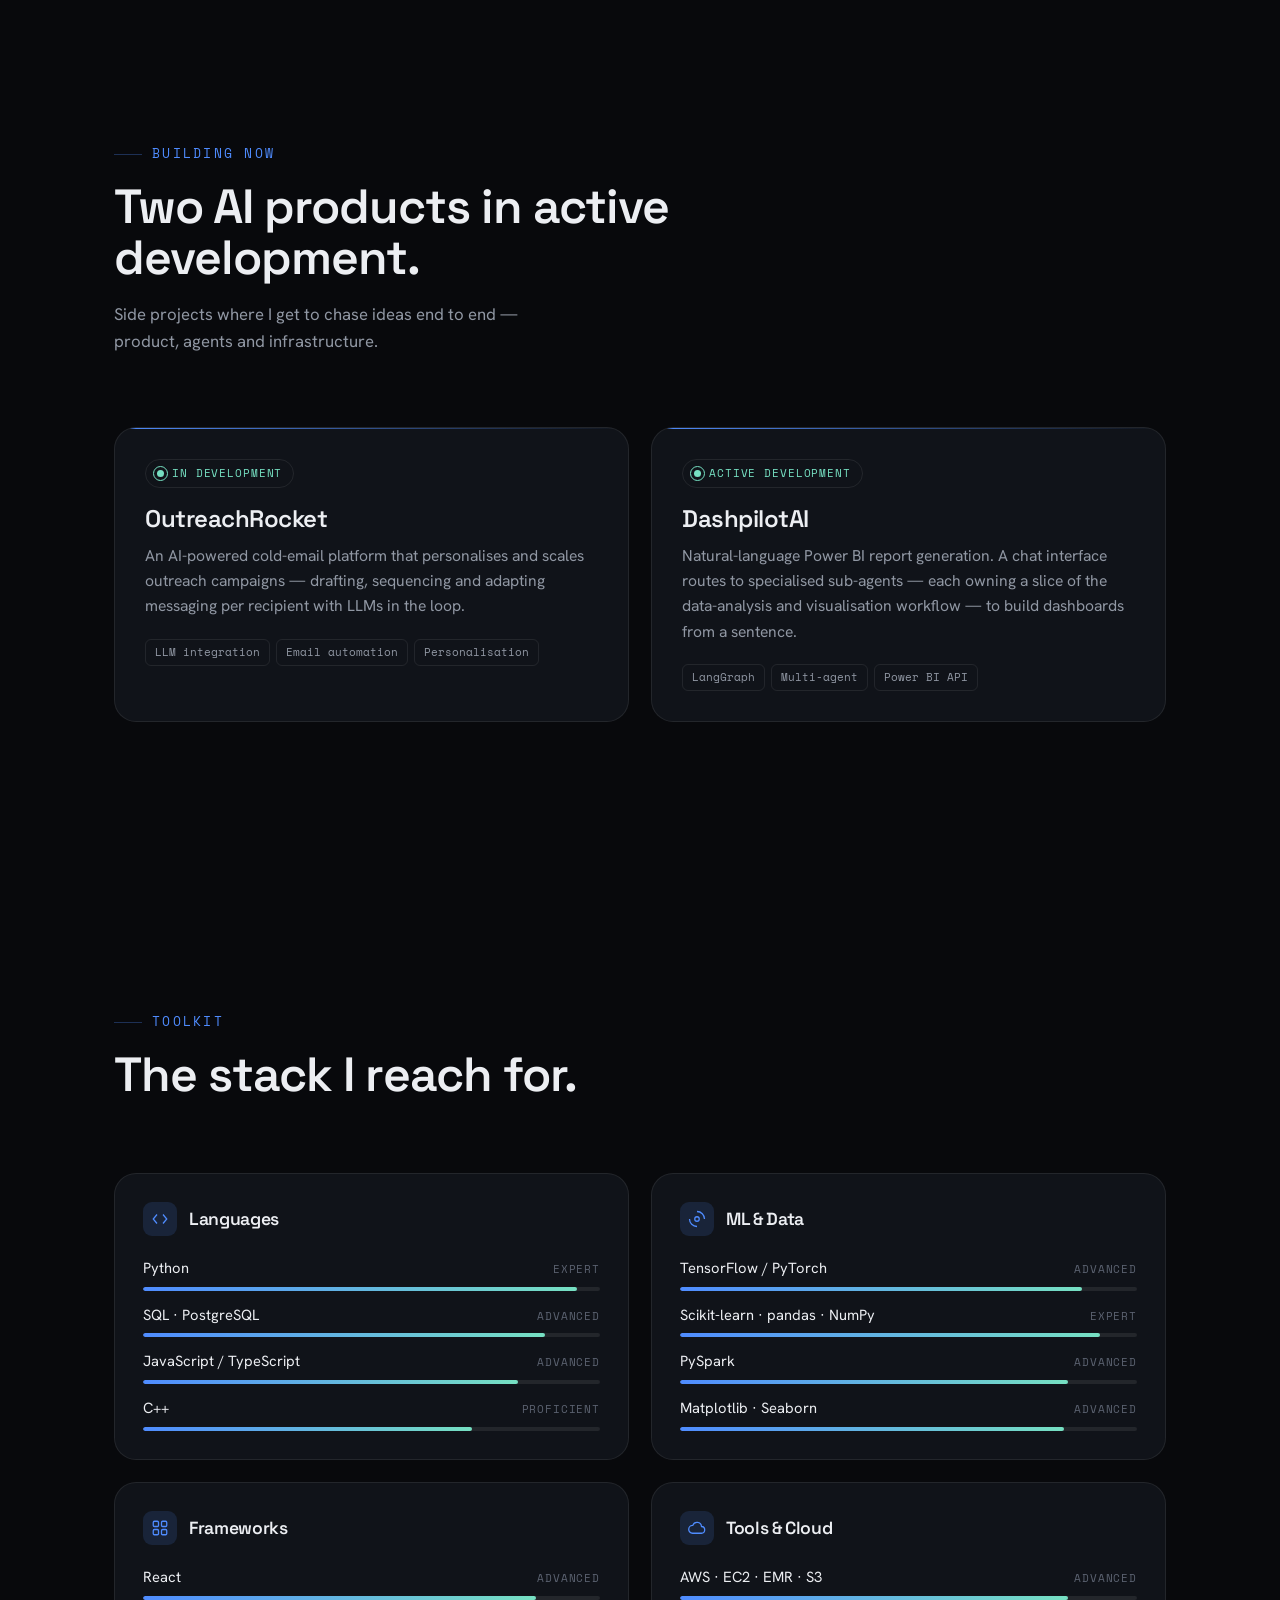
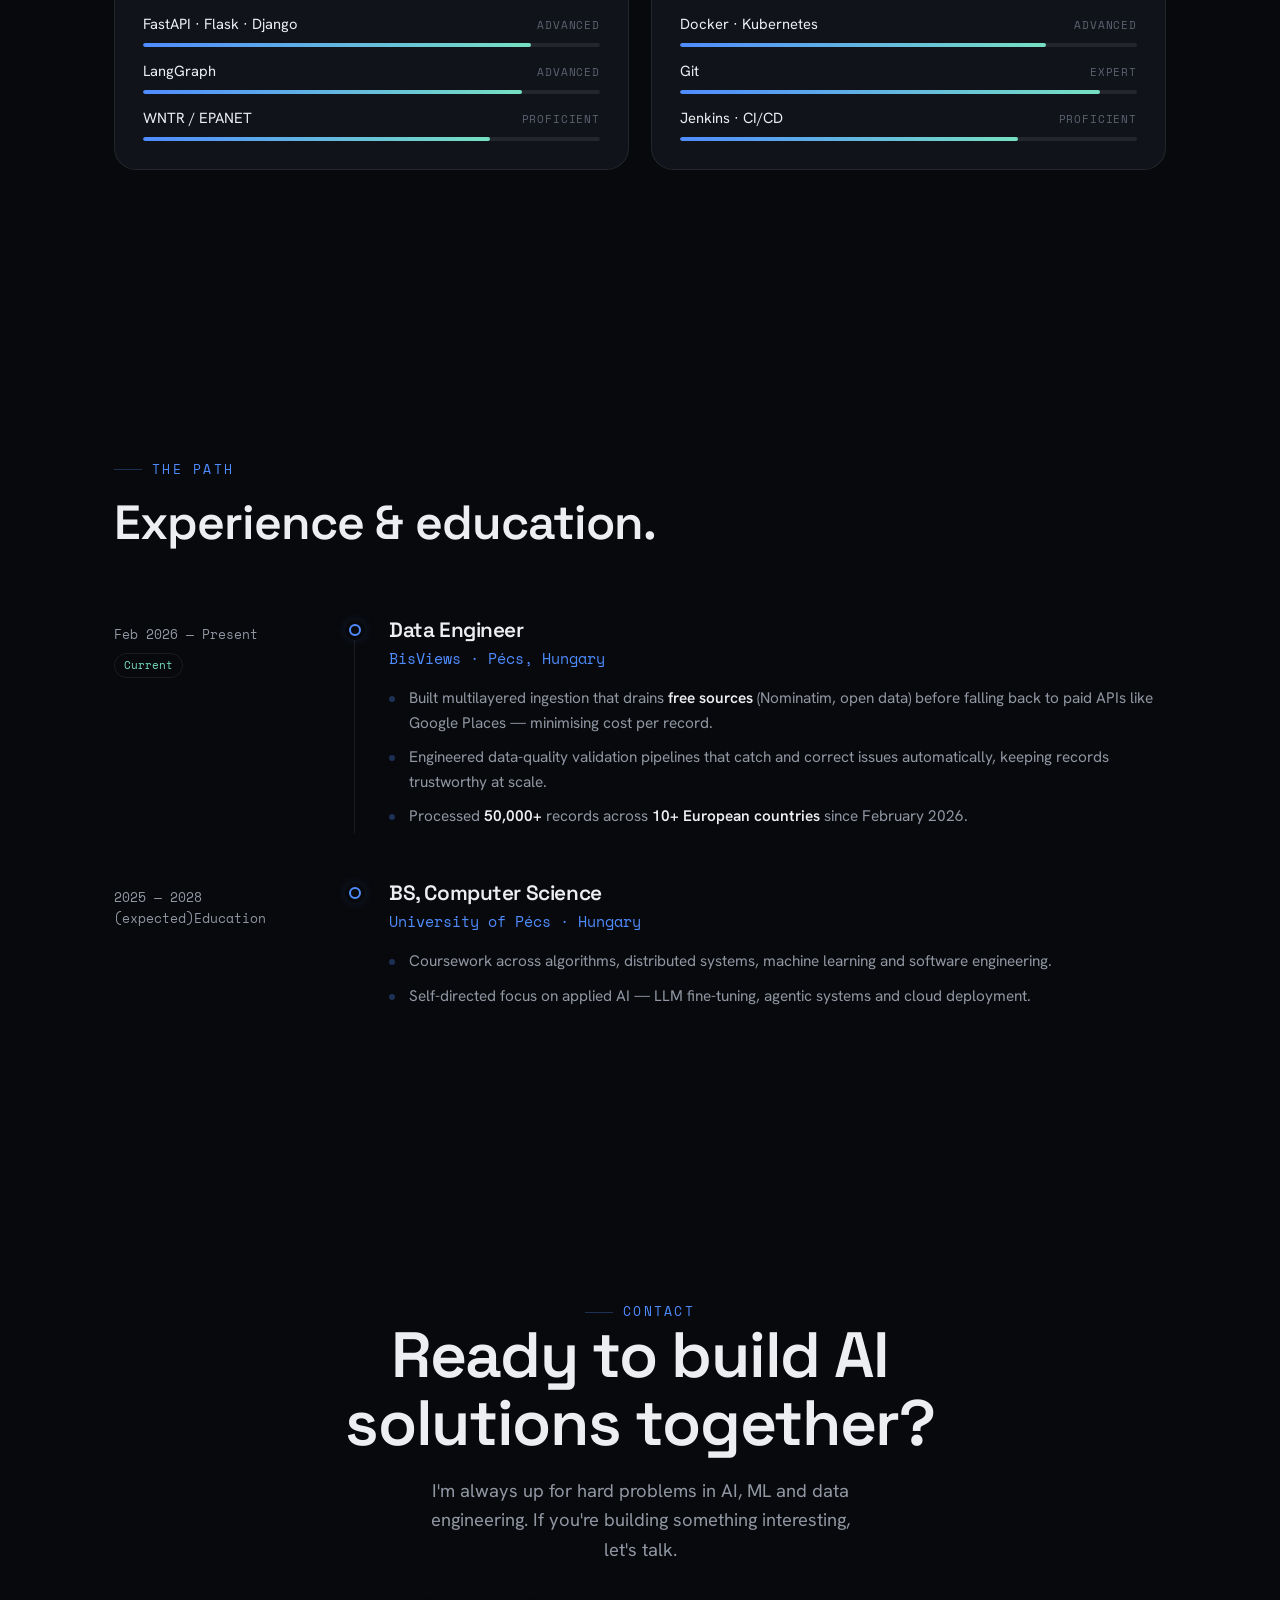
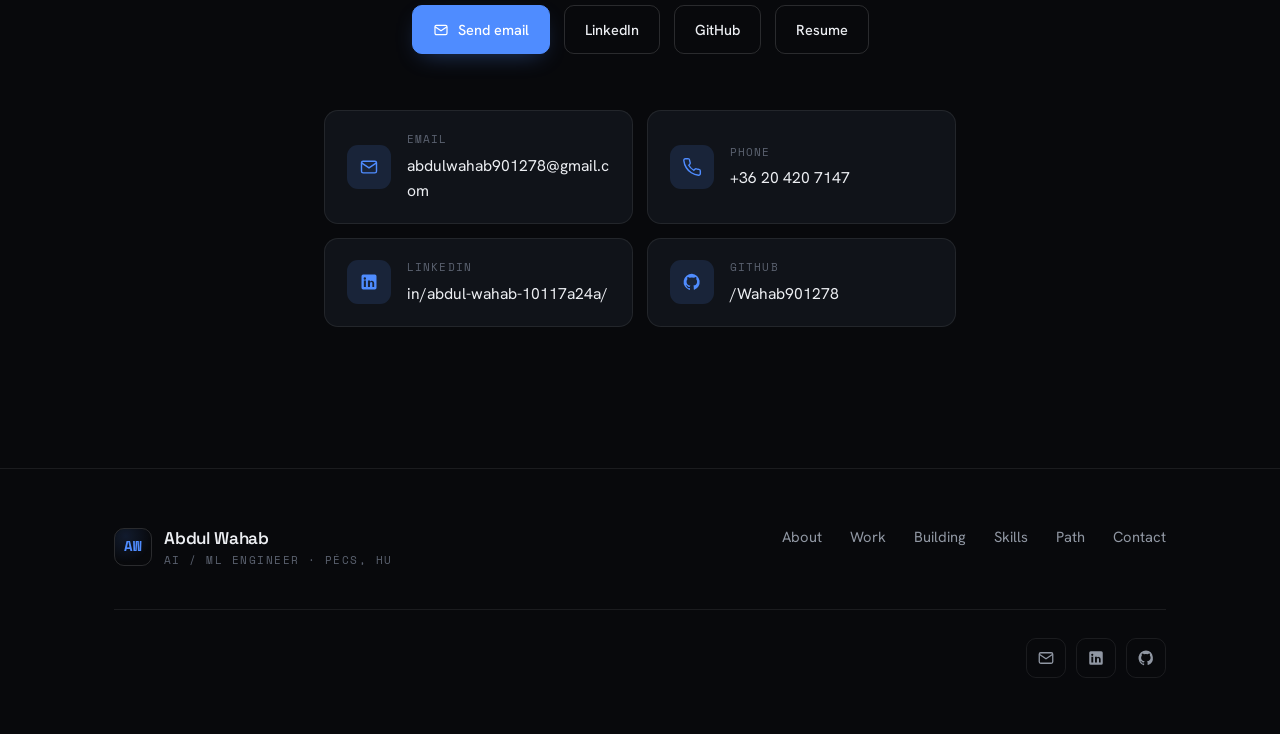
<file: Abdul Wahab - AI Portfolio.html>
<!DOCTYPE html>
<html lang="en" data-theme="dark">
<head>
<meta charset="UTF-8" />
<meta name="viewport" content="width=device-width, initial-scale=1.0" />
<title>Abdul Wahab — AI / ML Engineer</title>
<meta name="description" content="Abdul Wahab — full-stack AI/ML engineer and data engineer building production-grade machine learning, agentic systems and cost-optimized data pipelines." />
<meta name="author" content="Abdul Wahab" />
<meta property="og:title" content="Abdul Wahab — AI / ML Engineer" />
<meta property="og:description" content="Full-stack AI/ML engineer. LLM fine-tuning, RAG, agentic AI and cloud data systems." />
<meta property="og:type" content="website" />
<link rel="preconnect" href="https://fonts.googleapis.com" />
<link rel="preconnect" href="https://fonts.gstatic.com" crossorigin />
<link href="https://fonts.googleapis.com/css2?family=Space+Grotesk:wght@400;500;600;700&family=Hanken+Grotesk:wght@400;500;600&family=Space+Mono:wght@400;700&display=swap" rel="stylesheet" />
<link rel="stylesheet" href="styles.css" />
<script type="application/ld+json">
{"@context":"https://schema.org","@type":"Person","name":"Abdul Wahab","jobTitle":"AI / ML Engineer","address":{"@type":"PostalAddress","addressLocality":"Pécs","addressCountry":"Hungary"},"email":"abdulwahab901278@gmail.com","sameAs":["https://www.linkedin.com/in/abdul-wahab","https://github.com/Wahab901278"]}
</script>
</head>
<body>
<div id="progress"></div>
<div class="gridlines" aria-hidden="true"></div>

<!-- ============ NAV ============ -->
<header class="nav">
  <div class="wrap nav-inner">
    <a class="brand" href="#top" aria-label="Abdul Wahab home">
      <span class="mono">AW</span>
      <span>Abdul Wahab<small>AI / ML Engineer</small></span>
    </a>
    <nav class="nav-links" aria-label="Primary">
      <a href="#about">About</a>
      <a href="#work">Work</a>
      <a href="#building">Building</a>
      <a href="#skills">Skills</a>
      <a href="#path">Path</a>
    </nav>
    <div class="nav-right">
      <button class="theme-toggle" data-theme-toggle aria-label="Toggle colour theme">
        <svg class="icon-sun" viewBox="0 0 24 24" fill="none" stroke="currentColor" stroke-width="1.8"><circle cx="12" cy="12" r="4"/><path d="M12 2v2M12 20v2M4.9 4.9l1.4 1.4M17.7 17.7l1.4 1.4M2 12h2M20 12h2M4.9 19.1l1.4-1.4M17.7 6.3l1.4-1.4"/></svg>
        <svg class="icon-moon" viewBox="0 0 24 24" fill="none" stroke="currentColor" stroke-width="1.8"><path d="M21 12.8A9 9 0 1 1 11.2 3a7 7 0 0 0 9.8 9.8z"/></svg>
      </button>
      <a class="btn btn-primary nav-cta" href="#contact">Get in touch</a>
      <button class="hamburger" id="hamburger" aria-label="Open menu">
        <svg viewBox="0 0 24 24" fill="none" stroke="currentColor" stroke-width="1.8"><path d="M3 6h18M3 12h18M3 18h18"/></svg>
      </button>
    </div>
  </div>
</header>

<!-- Mobile drawer -->
<div class="drawer" id="drawer">
  <button class="close" id="drawer-close" aria-label="Close menu">
    <svg viewBox="0 0 24 24" fill="none" stroke="currentColor" stroke-width="1.8"><path d="M6 6l12 12M18 6L6 18"/></svg>
  </button>
  <a href="#about">About</a>
  <a href="#work">Work</a>
  <a href="#building">Building</a>
  <a href="#skills">Skills</a>
  <a href="#path">Path</a>
  <a href="#contact">Contact</a>
  <div class="drawer-actions">
    <a class="btn btn-primary" href="#contact">Get in touch</a>
    <a class="btn btn-ghost" href="resume/abdul-wahab-resume.pdf">Resume</a>
  </div>
</div>

<main class="page" id="top">

  <!-- ============ HERO ============ -->
  <section class="hero">
    <canvas id="neural" aria-hidden="true"></canvas>
    <div class="wrap hero-inner">
      <div class="hero-content">
        <span class="eyebrow">AI / ML &middot; Data Engineering &middot; Pécs, HU</span>
        <h1>
          <span class="line"><span>AI-powered solutions</span></span>
          <span class="line"><span class="grad">for complex problems.</span></span>
        </h1>
        <p class="lead">I'm Abdul Wahab — a full-stack AI/ML engineer who turns research-grade ideas into production systems: fine-tuned LLMs, agentic workflows and cloud data pipelines that actually ship.</p>
        <div class="hero-roles">
          <span class="role-tag"><span class="dot"></span>AI / ML Engineering</span>
          <span class="role-tag"><span class="dot"></span>Data Engineering</span>
          <span class="role-tag"><span class="dot"></span>Cloud / AWS</span>
          <span class="role-tag"><span class="dot"></span>Full-Stack</span>
        </div>
        <div class="hero-cta">
          <a class="btn btn-primary" href="#work">
            View my work
            <svg viewBox="0 0 24 24" fill="none" stroke="currentColor" stroke-width="1.8"><path d="M5 12h14M13 6l6 6-6 6"/></svg>
          </a>
          <a class="btn btn-ghost" href="resume/abdul-wahab-resume.pdf">Download resume
</a>
          <a class="btn btn-ghost" href="#contact">Contact me</a>
        </div>
      </div>
    </div>
    <div class="scroll-hint"><span>Scroll</span><span class="bar"></span></div>
  </section>

  <!-- ============ ABOUT ============ -->
  <section id="about" class="pad">
    <div class="wrap">
      <div class="section-head reveal">
        <span class="eyebrow">About</span>
        <h2>A perpetual learner, building at the edge of AI.</h2>
      </div>
      <div class="about-grid">
        <div class="about-bio reveal">
          <p>I build AI systems end to end — from distributed data pipelines and model fine-tuning to the React front ends people actually touch. I'm happiest in the gap between a research paper and a shipped product.</p>
          <p>Right now I'm a Data Engineer at BisViews, building cost-optimized, multilayered ingestion pipelines and the validation systems that keep data trustworthy at scale, while building two AI products on the side. I treat every project as a chance to learn something I didn't know last month.</p>
          <div class="now">
            <span class="pulse"></span>
            <span><b>Currently</b> — Data Engineer @ BisViews, Pécs, Hungary</span>
          </div>
        </div>
        <div class="expertise">
          <div class="exp-card reveal d1">
            <div class="ico"><svg viewBox="0 0 24 24" fill="none" stroke="currentColor" stroke-width="1.7"><circle cx="12" cy="12" r="3"/><path d="M12 2v3M12 19v3M2 12h3M19 12h3M5 5l2 2M17 17l2 2M19 5l-2 2M7 17l-2 2"/></svg></div>
            <h4>AI / Machine Learning</h4>
            <p>LLM fine-tuning, RAG, agentic systems, computer vision and classical ML.</p>
          </div>
          <div class="exp-card reveal d2">
            <div class="ico"><svg viewBox="0 0 24 24" fill="none" stroke="currentColor" stroke-width="1.7"><ellipse cx="12" cy="6" rx="8" ry="3"/><path d="M4 6v12c0 1.7 3.6 3 8 3s8-1.3 8-3V6M4 12c0 1.7 3.6 3 8 3s8-1.3 8-3"/></svg></div>
            <h4>Data Engineering</h4>
            <p>Large-scale processing, distributed Spark jobs and automated quality pipelines.</p>
          </div>
          <div class="exp-card reveal d3">
            <div class="ico"><svg viewBox="0 0 24 24" fill="none" stroke="currentColor" stroke-width="1.7"><path d="M17.5 19a4.5 4.5 0 0 0 .5-9 6 6 0 0 0-11.6-1.5A4 4 0 0 0 6 19z"/></div>
            <h4>Cloud &amp; DevOps</h4>
            <p>AWS (EC2, EMR, S3), Docker, Kubernetes and CI/CD with Jenkins.</p>
          </div>
          <div class="exp-card reveal d4">
            <div class="ico"><svg viewBox="0 0 24 24" fill="none" stroke="currentColor" stroke-width="1.7"><rect x="3" y="4" width="18" height="14" rx="2"/><path d="M8 9l-2 2 2 2M13 9l2 2-2 2M3 21h18"/></svg></div>
            <h4>Full-Stack</h4>
            <p>React &amp; TypeScript front ends on FastAPI, Flask and Django backends.</p>
          </div>
        </div>
      </div>

      <div class="stats reveal">
        <div class="stat"><div class="num"><span data-count="10000">0</span><span class="suf">+</span></div><div class="lbl">Images processed</div></div>
        <div class="stat"><div class="num"><span data-count="50000">0</span><span class="suf">+</span></div><div class="lbl">Records processed</div></div>
        <div class="stat"><div class="num"><span data-count="10">0</span><span class="suf">+</span></div><div class="lbl">European countries</div></div>
        <div class="stat"><div class="num"><span data-count="6">0</span></div><div class="lbl">Shipped AI projects</div></div>
      </div>
    </div>
  </section>

  <!-- ============ WORK ============ -->
  <section id="work" class="pad">
    <div class="wrap">
      <div class="section-head reveal">
        <span class="eyebrow">Featured Work</span>
        <h2>Six systems I designed, built and shipped.</h2>
        <p>From distributed ML on AWS to LLM agents and data pipelines at scale. Open any case study for the full breakdown.</p>
      </div>
      <div class="proj-grid" id="proj-grid"><!-- rendered by projects-data.js --></div>
    </div>
  </section>

  <!-- ============ BUILDING NOW ============ -->
  <section id="building" class="pad">
    <div class="wrap">
      <div class="section-head reveal">
        <span class="eyebrow">Building Now</span>
        <h2>Two AI products in active development.</h2>
        <p>Side projects where I get to chase ideas end to end — product, agents and infrastructure.</p>
      </div>
      <div class="startups">
        <div class="startup reveal d1">
          <span class="status"><span class="live"></span>In development</span>
          <h3>OutreachRocket</h3>
          <p>An AI-powered cold-email platform that personalises and scales outreach campaigns — drafting, sequencing and adapting messaging per recipient with LLMs in the loop.</p>
          <div class="tech-row">
            <span class="tech">LLM integration</span><span class="tech">Email automation</span><span class="tech">Personalisation</span>
          </div>
        </div>
        <div class="startup reveal d2">
          <span class="status"><span class="live"></span>Active development</span>
          <h3>DashpilotAI</h3>
          <p>Natural-language Power BI report generation. A chat interface routes to specialised sub-agents — each owning a slice of the data-analysis and visualisation workflow — to build dashboards from a sentence.</p>
          <div class="tech-row">
            <span class="tech">LangGraph</span><span class="tech">Multi-agent</span><span class="tech">Power BI API</span>
          </div>
        </div>
      </div>
    </div>
  </section>

  <!-- ============ SKILLS ============ -->
  <section id="skills" class="pad">
    <div class="wrap">
      <div class="section-head reveal">
        <span class="eyebrow">Toolkit</span>
        <h2>The stack I reach for.</h2>
      </div>
      <div class="skills-grid">
        <div class="skill-group reveal d1">
          <h4><span class="gi"><svg viewBox="0 0 24 24" fill="none" stroke="currentColor" stroke-width="1.7"><path d="M8 6l-5 6 5 6M16 6l5 6-5 6"/></svg></span>Languages</h4>
          <div class="skill-list">
            <div class="skill-row"><div class="top"><span class="name">Python</span><span class="lvl">Expert</span></div><div class="bar"><i data-lvl="95"></i></div></div>
            <div class="skill-row"><div class="top"><span class="name">SQL · PostgreSQL</span><span class="lvl">Advanced</span></div><div class="bar"><i data-lvl="88"></i></div></div>
            <div class="skill-row"><div class="top"><span class="name">JavaScript / TypeScript</span><span class="lvl">Advanced</span></div><div class="bar"><i data-lvl="82"></i></div></div>
            <div class="skill-row"><div class="top"><span class="name">C++</span><span class="lvl">Proficient</span></div><div class="bar"><i data-lvl="72"></i></div></div>
          </div>
        </div>
        <div class="skill-group reveal d2">
          <h4><span class="gi"><svg viewBox="0 0 24 24" fill="none" stroke="currentColor" stroke-width="1.7"><circle cx="12" cy="12" r="3"/><path d="M12 2a10 10 0 0 1 10 10M12 22A10 10 0 0 1 2 12"/></svg></span>ML &amp; Data</h4>
          <div class="skill-list">
            <div class="skill-row"><div class="top"><span class="name">TensorFlow / PyTorch</span><span class="lvl">Advanced</span></div><div class="bar"><i data-lvl="88"></i></div></div>
            <div class="skill-row"><div class="top"><span class="name">Scikit-learn · pandas · NumPy</span><span class="lvl">Expert</span></div><div class="bar"><i data-lvl="92"></i></div></div>
            <div class="skill-row"><div class="top"><span class="name">PySpark</span><span class="lvl">Advanced</span></div><div class="bar"><i data-lvl="85"></i></div></div>
            <div class="skill-row"><div class="top"><span class="name">Matplotlib · Seaborn</span><span class="lvl">Advanced</span></div><div class="bar"><i data-lvl="84"></i></div></div>
          </div>
        </div>
        <div class="skill-group reveal d3">
          <h4><span class="gi"><svg viewBox="0 0 24 24" fill="none" stroke="currentColor" stroke-width="1.7"><rect x="3" y="3" width="7" height="7" rx="1.5"/><rect x="14" y="3" width="7" height="7" rx="1.5"/><rect x="3" y="14" width="7" height="7" rx="1.5"/><rect x="14" y="14" width="7" height="7" rx="1.5"/></svg></span>Frameworks</h4>
          <div class="skill-list">
            <div class="skill-row"><div class="top"><span class="name">React</span><span class="lvl">Advanced</span></div><div class="bar"><i data-lvl="86"></i></div></div>
            <div class="skill-row"><div class="top"><span class="name">FastAPI · Flask · Django</span><span class="lvl">Advanced</span></div><div class="bar"><i data-lvl="85"></i></div></div>
            <div class="skill-row"><div class="top"><span class="name">LangGraph</span><span class="lvl">Advanced</span></div><div class="bar"><i data-lvl="83"></i></div></div>
            <div class="skill-row"><div class="top"><span class="name">WNTR / EPANET</span><span class="lvl">Proficient</span></div><div class="bar"><i data-lvl="76"></i></div></div>
          </div>
        </div>
        <div class="skill-group reveal d4">
          <h4><span class="gi"><svg viewBox="0 0 24 24" fill="none" stroke="currentColor" stroke-width="1.7"><path d="M17.5 19a4.5 4.5 0 0 0 .5-9 6 6 0 0 0-11.6-1.5A4 4 0 0 0 6 19z"/></svg></span>Tools &amp; Cloud</h4>
          <div class="skill-list">
            <div class="skill-row"><div class="top"><span class="name">AWS · EC2 · EMR · S3</span><span class="lvl">Advanced</span></div><div class="bar"><i data-lvl="85"></i></div></div>
            <div class="skill-row"><div class="top"><span class="name">Docker · Kubernetes</span><span class="lvl">Advanced</span></div><div class="bar"><i data-lvl="80"></i></div></div>
            <div class="skill-row"><div class="top"><span class="name">Git</span><span class="lvl">Expert</span></div><div class="bar"><i data-lvl="92"></i></div></div>
            <div class="skill-row"><div class="top"><span class="name">Jenkins · CI/CD</span><span class="lvl">Proficient</span></div><div class="bar"><i data-lvl="74"></i></div></div>
          </div>
        </div>
      </div>
    </div>
  </section>

  <!-- ============ PATH / TIMELINE ============ -->
  <section id="path" class="pad">
    <div class="wrap">
      <div class="section-head reveal">
        <span class="eyebrow">The Path</span>
        <h2>Experience &amp; education.</h2>
      </div>
      <div class="timeline">
        <div class="tl-item reveal">
          <div class="tl-when">Feb 2026 — Present<span class="badge">Current</span></div>
          <div class="tl-main">
            <span class="tl-dot"></span>
            <h3>Data Engineer</h3>
            <div class="org">BisViews · Pécs, Hungary</div>
            <ul>
              <li>Built multilayered ingestion that drains <b>free sources</b> (Nominatim, open data) before falling back to paid APIs like Google Places — minimising cost per record.</li>
              <li>Engineered data-quality validation pipelines that catch and correct issues automatically, keeping records trustworthy at scale.</li>
              <li>Processed <b>50,000+</b> records across <b>10+ European countries</b> since February 2026.</li>
            </ul>
          </div>
        </div>
        <div class="tl-item reveal d1">
          <div class="tl-when">2025 — 2028 (expected)Education</div>
          <div class="tl-main">
            <span class="tl-dot"></span>
            <h3>BS, Computer Science</h3>
            <div class="org">University of Pécs · Hungary</div>
            <ul>
              <li>Coursework across algorithms, distributed systems, machine learning and software engineering.</li>
              <li>Self-directed focus on applied AI — LLM fine-tuning, agentic systems and cloud deployment.</li>
            </ul>
          </div>
        </div>
      </div>
    </div>
  </section>

  <!-- ============ CONTACT ============ -->
  <section id="contact" class="pad contact">
    <div class="wrap contact-inner">
      <div class="reveal">
        <span class="eyebrow" style="justify-content:center;">Contact</span>
        <h2>Ready to build AI solutions together?</h2>
        <p class="sub">I'm always up for hard problems in AI, ML and data engineering. If you're building something interesting, let's talk.</p>
      </div>
      <div class="contact-actions reveal d1">
        <a class="btn btn-primary" href="mailto:abdulwahab901278@gmail.com">
          <svg viewBox="0 0 24 24" fill="none" stroke="currentColor" stroke-width="1.8"><rect x="3" y="5" width="18" height="14" rx="2"/><path d="M3 7l9 6 9-6"/></svg>
          Send email
        </a>
        <a class="btn btn-ghost" href="https://www.linkedin.com/in/abdul-wahab" target="_blank" rel="noopener">LinkedIn</a>
        <a class="btn btn-ghost" href="https://github.com/Wahab901278" target="_blank" rel="noopener">GitHub</a>
        <a class="btn btn-ghost" href="resume/abdul-wahab-resume.pdf">Resume
</a>
      </div>
      <div class="contact-grid reveal d2">
        <a class="contact-card" href="mailto:abdulwahab901278@gmail.com">
          <span class="ci"><svg viewBox="0 0 24 24" fill="none" stroke="currentColor" stroke-width="1.7"><rect x="3" y="5" width="18" height="14" rx="2"/><path d="M3 7l9 6 9-6"/></svg></span>
          <span><span class="cl">Email</span><span class="cv">abdulwahab901278@gmail.com</span></span>
        </a>
        <a class="contact-card" href="tel:+36204207147">
          <span class="ci"><svg viewBox="0 0 24 24" fill="none" stroke="currentColor" stroke-width="1.7"><path d="M22 16.9v3a2 2 0 0 1-2.2 2 19.8 19.8 0 0 1-8.6-3 19.5 19.5 0 0 1-6-6 19.8 19.8 0 0 1-3-8.6A2 2 0 0 1 4.1 2h3a2 2 0 0 1 2 1.7c.1 1 .4 1.9.7 2.8a2 2 0 0 1-.5 2.1L8.1 9.9a16 16 0 0 0 6 6l1.3-1.3a2 2 0 0 1 2.1-.4c.9.3 1.8.6 2.8.7a2 2 0 0 1 1.7 2z"/></svg></span>
          <span><span class="cl">Phone</span><span class="cv">+36 20 420 7147</span></span>
        </a>
        <a class="contact-card" href="https://www.linkedin.com/in/abdul-wahab" target="_blank" rel="noopener">
          <span class="ci"><svg viewBox="0 0 24 24" fill="currentColor"><path d="M19 3a2 2 0 0 1 2 2v14a2 2 0 0 1-2 2H5a2 2 0 0 1-2-2V5a2 2 0 0 1 2-2zM8.3 18V10.3H5.8V18zM7 9.2a1.45 1.45 0 1 0 0-2.9 1.45 1.45 0 0 0 0 2.9zM18.2 18v-4.2c0-2.2-1.2-3.3-2.8-3.3a2.4 2.4 0 0 0-2.2 1.2V10.3h-2.5V18h2.5v-4c0-1 .2-2 1.5-2s1.3 1.2 1.3 2.1V18z"/></svg></span>
          <span><span class="cl">LinkedIn</span><span class="cv">in/abdul-wahab-10117a24a/
</span></span>
        </a>
        <a class="contact-card" href="https://github.com/Wahab901278" target="_blank" rel="noopener">
          <span class="ci"><svg viewBox="0 0 24 24" fill="currentColor"><path d="M12 2a10 10 0 0 0-3.2 19.5c.5.1.7-.2.7-.5v-1.7c-2.8.6-3.4-1.3-3.4-1.3-.5-1.2-1.1-1.5-1.1-1.5-.9-.6.1-.6.1-.6 1 .1 1.5 1 1.5 1 .9 1.5 2.3 1.1 2.9.8.1-.7.3-1.1.6-1.4-2.2-.300-4.6-1.1-4.6-4.9 0-1.1.4-2 1-2.7-.1-.3-.4-1.3.1-2.7 0 0 .8-.3 2.7 1a9.4 9.4 0 0 1 5 0c1.9-1.3 2.7-1 2.7-1 .5 1.4.2 2.4.1 2.7.6.7 1 1.6 1 2.7 0 3.8-2.4 4.6-4.6 4.9.3.3.6.9.6 1.8v2.7c0 .3.2.6.7.5A10 10 0 0 0 12 2z"/></svg></span>
          <span><span class="cl">GitHub</span><span class="cv">/Wahab901278</span></span>
        </a>
      </div>
    </div>
  </section>

  <!-- ============ FOOTER ============ -->
  <footer>
    <div class="wrap">
      <div class="foot-grid">
        <a class="brand" href="#top" aria-label="Abdul Wahab home">
          <span class="mono">AW</span>
          <span>Abdul Wahab<small>AI / ML Engineer · Pécs, HU</small></span>
        </a>
        <nav class="foot-nav" aria-label="Footer">
          <a href="#about">About</a>
          <a href="#work">Work</a>
          <a href="#building">Building</a>
          <a href="#skills">Skills</a>
          <a href="#path">Path</a>
          <a href="#contact">Contact</a>
        </nav>
      </div>
      <div class="foot-bottom">
        <small>
</small>
        <div class="foot-social" style="justify-content: flex-start; flex-direction: row; align-items: stretch">
          <a href="mailto:abdulwahab901278@gmail.com" aria-label="Email"><svg viewBox="0 0 24 24" fill="none" stroke="currentColor" stroke-width="1.7"><rect x="3" y="5" width="18" height="14" rx="2"/><path d="M3 7l9 6 9-6"/></svg></a>
          <a href="https://www.linkedin.com/in/abdul-wahab" target="_blank" rel="noopener" aria-label="LinkedIn"><svg viewBox="0 0 24 24" fill="currentColor"><path d="M19 3a2 2 0 0 1 2 2v14a2 2 0 0 1-2 2H5a2 2 0 0 1-2-2V5a2 2 0 0 1 2-2zM8.3 18V10.3H5.8V18zM7 9.2a1.45 1.45 0 1 0 0-2.9 1.45 1.45 0 0 0 0 2.9zM18.2 18v-4.2c0-2.2-1.2-3.3-2.8-3.3a2.4 2.4 0 0 0-2.2 1.2V10.3h-2.5V18h2.5v-4c0-1 .2-2 1.5-2s1.3 1.2 1.3 2.1V18z"/></svg></a>
          <a href="https://github.com/Wahab901278" target="_blank" rel="noopener" aria-label="GitHub"><svg viewBox="0 0 24 24" fill="currentColor"><path d="M12 2a10 10 0 0 0-3.2 19.5c.5.1.7-.2.7-.5v-1.7c-2.8.6-3.4-1.3-3.4-1.3-.5-1.2-1.1-1.5-1.1-1.5-.9-.6.1-.6.1-.6 1 .1 1.5 1 1.5 1 .9 1.5 2.3 1.1 2.9.8.1-.7.3-1.1.6-1.4-2.2-.3-4.6-1.1-4.6-4.9 0-1.1.4-2 1-2.7-.1-.3-.4-1.3.1-2.7 0 0 .8-.3 2.7 1a9.4 9.4 0 0 1 5 0c1.9-1.3 2.7-1 2.7-1 .5 1.4.2 2.4.1 2.7.6.7 1 1.6 1 2.7 0 3.8-2.4 4.6-4.6 4.9.3.3.6.9.6 1.8v2.7c0 .3.2.6.7.5A10 10 0 0 0 12 2z"/></svg></a>
        </div>
      </div>
    </div>
  </footer>
</main>

<!-- Project modal -->
<div class="modal-scrim" id="modal-scrim" role="dialog" aria-modal="true" aria-label="Project details">
  <div class="modal" id="modal-content"></div>
</div>

<script src="projects-data.js"></script>
<script src="app.js"></script>
</body>
</html>
</file>
<file: styles.css>
/* ============================================================
   Abdul Wahab — AI Portfolio
   Refined dark, restrained electric accent, generous space
   ============================================================ */

/* ---------- Tokens ---------- */
:root {
  --accent: #4F8CFF;
  --accent-soft: rgba(79, 140, 255, 0.14);
  --accent-line: rgba(79, 140, 255, 0.30);
  --accent-glow: rgba(79, 140, 255, 0.45);
  --accent-2: #76E0C2; /* used very sparingly in diagrams */

  --radius-sm: 8px;
  --radius: 14px;
  --radius-lg: 22px;

  --maxw: 1180px;
  --gutter: clamp(20px, 5vw, 64px);

  --ff-head: "Space Grotesk", system-ui, sans-serif;
  --ff-body: "Hanken Grotesk", system-ui, sans-serif;
  --ff-mono: "Space Mono", ui-monospace, monospace;

  --ease: cubic-bezier(0.22, 1, 0.36, 1);
  --dur: 0.5s;
}

/* Dark (default) */
:root,
[data-theme="dark"] {
  --bg: #08090C;
  --bg-2: #0B0D11;
  --surface: #101319;
  --surface-2: #151922;
  --border: rgba(255, 255, 255, 0.08);
  --border-strong: rgba(255, 255, 255, 0.14);
  --text: #ECEEF2;
  --text-dim: #9097A3;
  --text-faint: #5B6270;
  --grid-line: rgba(255, 255, 255, 0.035);
  --shadow: 0 30px 80px -30px rgba(0, 0, 0, 0.8);
  color-scheme: dark;
}

/* Pixel (DEFAULT) — maroon + warm coral on parchment, pixel-art */
[data-theme="pixel"] {
  --bg: #F7EEDC;
  --bg-2: #FCF6E8;
  --surface: #FFFCF4;
  --surface-2: #F1E6CF;
  --border: rgba(120, 1, 21, 0.18);
  --border-strong: rgba(120, 1, 21, 0.32);
  --text: #2B0A0E;
  --text-dim: #6F4A40;
  --text-faint: #A08374;
  --accent: #780115;
  --accent-soft: rgba(120, 1, 21, 0.10);
  --accent-line: rgba(120, 1, 21, 0.30);
  --accent-glow: rgba(120, 1, 21, 0.35);
  --accent-2: #F78B63;
  --grid-line: rgba(120, 1, 21, 0.06);
  --shadow: 6px 6px 0 rgba(120, 1, 21, 0.16);
  /* pixel-art typography + sharp corners */
  --ff-head: "Pixelify Sans", "Space Grotesk", system-ui, sans-serif;
  --radius-sm: 2px;
  --radius: 3px;
  --radius-lg: 4px;
  --shadow-accent: 4px 4px 0 #4A000D;
  --shadow-accent-hover: 6px 6px 0 #4A000D;
  color-scheme: light;
}

/* Light */
[data-theme="light"] {
  --bg: #F6F7F9;
  --bg-2: #FFFFFF;
  --surface: #FFFFFF;
  --surface-2: #FBFCFE;
  --border: rgba(15, 20, 30, 0.10);
  --border-strong: rgba(15, 20, 30, 0.16);
  --text: #0D1117;
  --text-dim: #5A636F;
  --text-faint: #98A1AD;
  --accent: #2D6BF0;
  --accent-soft: rgba(45, 107, 240, 0.10);
  --accent-line: rgba(45, 107, 240, 0.28);
  --accent-glow: rgba(45, 107, 240, 0.28);
  --grid-line: rgba(15, 20, 30, 0.045);
  --shadow: 0 30px 70px -34px rgba(20, 30, 60, 0.30);
  color-scheme: light;
}

/* ---------- Reset ---------- */
*, *::before, *::after { box-sizing: border-box; }
* { margin: 0; padding: 0; }
html { scroll-behavior: smooth; -webkit-text-size-adjust: 100%; }
@media (prefers-reduced-motion: reduce) {
  html { scroll-behavior: auto; }
  *, *::before, *::after { animation-duration: 0.001ms !important; transition-duration: 0.001ms !important; }
}

body {
  font-family: var(--ff-body);
  background: var(--bg);
  color: var(--text);
  line-height: 1.6;
  font-size: 17px;
  -webkit-font-smoothing: antialiased;
  text-rendering: optimizeLegibility;
  overflow-x: hidden;
  transition: background 0.5s var(--ease), color 0.5s var(--ease);
}

img, svg, canvas { display: block; max-width: 100%; }
a { color: inherit; text-decoration: none; }
button { font: inherit; color: inherit; cursor: pointer; background: none; border: none; }
::selection { background: var(--accent-soft); color: var(--text); }

/* ---------- Layout helpers ---------- */
.wrap { width: 100%; max-width: var(--maxw); margin-inline: auto; padding-inline: var(--gutter); }
section { position: relative; }
.eyebrow {
  font-family: var(--ff-mono);
  font-size: 12.5px;
  letter-spacing: 0.18em;
  text-transform: uppercase;
  color: var(--accent);
  display: inline-flex;
  align-items: center;
  gap: 10px;
}
.eyebrow::before {
  content: "";
  width: 28px;
  height: 1px;
  background: var(--accent-line);
}
h1, h2, h3, h4 { font-family: var(--ff-head); font-weight: 600; line-height: 1.05; letter-spacing: -0.02em; }
.section-head { max-width: 640px; margin-bottom: clamp(40px, 6vw, 72px); }
.section-head h2 { font-size: clamp(2rem, 4.4vw, 3rem); margin-top: 18px; }
.section-head p { color: var(--text-dim); margin-top: 18px; font-size: 1.05rem; max-width: 52ch; text-wrap: pretty; }
.pad { padding-block: clamp(80px, 11vw, 150px); }

/* ---------- Background grid ---------- */
.gridlines {
  position: fixed;
  inset: 0;
  pointer-events: none;
  z-index: 0;
  background-image:
    linear-gradient(var(--grid-line) 1px, transparent 1px),
    linear-gradient(90deg, var(--grid-line) 1px, transparent 1px);
  background-size: 64px 64px;
  -webkit-mask-image: radial-gradient(ellipse 90% 70% at 50% 0%, #000 35%, transparent 90%);
          mask-image: radial-gradient(ellipse 90% 70% at 50% 0%, #000 35%, transparent 90%);
}
.page { position: relative; z-index: 1; }

/* ---------- Scroll progress ---------- */
#progress {
  position: fixed;
  top: 0; left: 0;
  height: 2px;
  width: 0%;
  background: linear-gradient(90deg, transparent, var(--accent));
  z-index: 100;
  box-shadow: 0 0 12px var(--accent-glow);
}

/* ---------- Nav ---------- */
header.nav {
  position: fixed;
  top: 0; left: 0; right: 0;
  z-index: 90;
  transition: background 0.4s var(--ease), border-color 0.4s var(--ease), backdrop-filter 0.4s;
  border-bottom: 1px solid transparent;
}
header.nav.scrolled {
  background: color-mix(in srgb, var(--bg) 72%, transparent);
  -webkit-backdrop-filter: blur(16px) saturate(140%);
          backdrop-filter: blur(16px) saturate(140%);
  border-bottom-color: var(--border);
}
.nav-inner { display: flex; align-items: center; justify-content: space-between; height: 72px; }
.brand { display: flex; align-items: center; gap: 12px; font-family: var(--ff-head); font-weight: 600; letter-spacing: -0.01em; }
.brand .mono {
  width: 38px; height: 38px;
  display: grid; place-items: center;
  border: 1px solid var(--border-strong);
  border-radius: 10px;
  font-family: var(--ff-mono);
  font-size: 14px;
  color: var(--accent);
  position: relative;
  overflow: hidden;
}
.brand .mono::after {
  content: ""; position: absolute; inset: 0;
  background: radial-gradient(circle at 30% 20%, var(--accent-soft), transparent 70%);
}
.brand small { display: block; font-family: var(--ff-mono); font-size: 10.5px; letter-spacing: 0.14em; color: var(--text-faint); text-transform: uppercase; font-weight: 400; }
.nav-links { display: flex; align-items: center; gap: 4px; }
.nav-links a {
  font-size: 14.5px;
  color: var(--text-dim);
  padding: 9px 14px;
  border-radius: 8px;
  position: relative;
  transition: color 0.25s var(--ease);
}
.nav-links a::after {
  content: ""; position: absolute; left: 14px; right: 14px; bottom: 4px;
  height: 1px; background: var(--accent);
  transform: scaleX(0); transform-origin: left;
  transition: transform 0.3s var(--ease);
}
.nav-links a:hover { color: var(--text); }
.nav-links a:hover::after, .nav-links a.active::after { transform: scaleX(1); }
.nav-links a.active { color: var(--text); }
.nav-right { display: flex; align-items: center; gap: 10px; }

.theme-toggle {
  width: 40px; height: 40px;
  display: grid; place-items: center;
  border: 1px solid var(--border);
  border-radius: 10px;
  color: var(--text-dim);
  transition: all 0.3s var(--ease);
}
.theme-toggle:hover { color: var(--text); border-color: var(--border-strong); }
.theme-toggle svg { width: 18px; height: 18px; }
[data-theme="dark"] .icon-sun { display: block; }
[data-theme="dark"] .icon-moon { display: none; }
[data-theme="light"] .icon-sun { display: none; }
[data-theme="light"] .icon-moon { display: block; }

.btn {
  display: inline-flex; align-items: center; gap: 9px;
  padding: 12px 20px;
  border-radius: 10px;
  font-size: 14.5px; font-weight: 500;
  border: 1px solid var(--border-strong);
  transition: all 0.28s var(--ease);
  white-space: nowrap;
}
.btn svg { width: 16px; height: 16px; }
.btn-ghost:hover { border-color: var(--accent-line); color: var(--text); transform: translateY(-1px); }
.btn-primary {
  background: var(--accent); color: #fff; border-color: var(--accent);
  box-shadow: 0 8px 24px -10px var(--accent-glow);
}
[data-theme="light"] .btn-primary { color: #fff; }
.btn-primary:hover { transform: translateY(-2px); box-shadow: 0 14px 34px -10px var(--accent-glow); filter: brightness(1.06); }

.nav-cta { display: inline-flex; }
.hamburger { display: none; width: 40px; height: 40px; place-items: center; border: 1px solid var(--border); border-radius: 10px; color: var(--text); }
.hamburger svg { width: 20px; height: 20px; }

/* Mobile drawer */
.drawer {
  position: fixed; inset: 0; z-index: 95;
  background: color-mix(in srgb, var(--bg) 96%, transparent);
  -webkit-backdrop-filter: blur(20px); backdrop-filter: blur(20px);
  display: flex; flex-direction: column; justify-content: center; gap: 6px;
  padding: var(--gutter);
  transform: translateX(100%);
  transition: transform 0.45s var(--ease);
}
.drawer.open { transform: translateX(0); }
.drawer a { font-family: var(--ff-head); font-size: 1.9rem; color: var(--text-dim); padding: 12px 0; border-bottom: 1px solid var(--border); transition: color 0.2s, padding-left 0.3s var(--ease); }
.drawer a:hover { color: var(--text); padding-left: 12px; }
.drawer .close { position: absolute; top: 22px; right: var(--gutter); width: 44px; height: 44px; display: grid; place-items: center; border: 1px solid var(--border); border-radius: 10px; }
.drawer-actions { display: flex; gap: 12px; margin-top: 28px; }

/* ---------- Hero ---------- */
.hero { position: relative; min-height: 100svh; display: flex; align-items: center; overflow: hidden; padding-top: 92px; padding-bottom: 64px; }
#neural { position: absolute; inset: 0; width: 100%; height: 100%; z-index: 0; }
.hero::after {
  content: ""; position: absolute; inset: 0; z-index: 1; pointer-events: none;
  background:
    radial-gradient(60% 50% at 70% 30%, var(--accent-soft), transparent 70%),
    linear-gradient(180deg, transparent 50%, var(--bg) 98%);
}
.hero-inner { position: relative; z-index: 2; width: 100%; }
.hero-content { max-width: 880px; }
.hero .eyebrow { opacity: 0; transform: translateY(14px); animation: rise 0.8s var(--ease) 0.15s forwards; }
.hero h1 {
  font-size: clamp(2.6rem, 7vw, 5.4rem);
  line-height: 1.0;
  margin: 24px 0 0;
  letter-spacing: -0.03em;
}
.hero h1 .line { display: block; overflow: hidden; }
.hero h1 .line span { display: block; opacity: 0; transform: translateY(108%); animation: riseLine 0.9s var(--ease) forwards; }
.hero h1 .line:nth-child(1) span { animation-delay: 0.25s; }
.hero h1 .line:nth-child(2) span { animation-delay: 0.38s; }
.hero h1 .grad {
  background: linear-gradient(100deg, var(--text) 30%, var(--accent));
  -webkit-background-clip: text; background-clip: text; color: transparent;
}
.hero p.lead {
  margin-top: 28px; font-size: clamp(1.05rem, 2vw, 1.32rem);
  color: var(--text-dim); max-width: 56ch; text-wrap: pretty;
  opacity: 0; transform: translateY(14px); animation: rise 0.8s var(--ease) 0.6s forwards;
}
.hero-roles { display: flex; flex-wrap: wrap; gap: 10px; margin-top: 22px;
  opacity: 0; transform: translateY(14px); animation: rise 0.8s var(--ease) 0.7s forwards; }
.role-tag {
  font-family: var(--ff-mono); font-size: 12.5px; color: var(--text-dim);
  padding: 7px 13px; border: 1px solid var(--border); border-radius: 999px;
  display: inline-flex; align-items: center; gap: 8px;
}
.role-tag .dot { width: 6px; height: 6px; border-radius: 50%; background: var(--accent); box-shadow: 0 0 8px var(--accent-glow); }
.hero-cta { display: flex; flex-wrap: wrap; gap: 14px; margin-top: 38px;
  opacity: 0; transform: translateY(14px); animation: rise 0.8s var(--ease) 0.85s forwards; }
.scroll-hint {
  position: absolute; bottom: 30px; left: 50%; transform: translateX(-50%);
  z-index: 2; font-family: var(--ff-mono); font-size: 11px; letter-spacing: 0.16em;
  text-transform: uppercase; color: var(--text-faint);
  display: flex; flex-direction: column; align-items: center; gap: 10px;
  opacity: 0; animation: rise 1s var(--ease) 1.2s forwards;
}
.scroll-hint .bar { width: 1px; height: 38px; background: linear-gradient(var(--accent), transparent); position: relative; overflow: hidden; }
.scroll-hint .bar::after { content:""; position:absolute; top:-40%; left:0; width:1px; height:40%; background: var(--accent); animation: scrolldot 2s var(--ease) infinite; }
@keyframes scrolldot { to { top: 110%; } }

@keyframes rise { to { opacity: 1; transform: translateY(0); } }
@keyframes riseLine { to { opacity: 1; transform: translateY(0); } }

/* ---------- Reveal on scroll ---------- */
.reveal { opacity: 0; transform: translateY(28px); transition: opacity 0.8s var(--ease), transform 0.8s var(--ease); }
.reveal.in { opacity: 1; transform: none; }
.reveal.d1 { transition-delay: 0.08s; }
.reveal.d2 { transition-delay: 0.16s; }
.reveal.d3 { transition-delay: 0.24s; }
.reveal.d4 { transition-delay: 0.32s; }
.reveal.d5 { transition-delay: 0.40s; }

/* ---------- About ---------- */
.about-grid { display: grid; grid-template-columns: 1.15fr 0.85fr; gap: clamp(32px, 6vw, 80px); align-items: start; }
.about-bio p { font-size: 1.18rem; color: var(--text); line-height: 1.7; text-wrap: pretty; }
.about-bio p + p { margin-top: 20px; color: var(--text-dim); font-size: 1.05rem; }
.about-bio .now {
  margin-top: 30px; padding: 18px 20px; border: 1px solid var(--border); border-radius: var(--radius);
  background: var(--surface); display: flex; gap: 14px; align-items: center;
}
.about-bio .now .pulse { width: 9px; height: 9px; border-radius: 50%; background: var(--accent-2); position: relative; flex: none; }
.about-bio .now .pulse::after { content:""; position:absolute; inset:-6px; border-radius:50%; border:1px solid var(--accent-2); animation: ping 2s ease-out infinite; }
@keyframes ping { 0%{transform:scale(0.6);opacity:.8} 100%{transform:scale(1.6);opacity:0} }
.about-bio .now span { font-size: 0.95rem; color: var(--text-dim); }
.about-bio .now b { color: var(--text); font-weight: 600; }

.expertise { display: grid; gap: 14px; }
.exp-card {
  border: 1px solid var(--border); border-radius: var(--radius); padding: 20px;
  background: var(--surface); transition: all 0.3s var(--ease); position: relative; overflow: hidden;
}
.exp-card:hover { border-color: var(--accent-line); transform: translateX(4px); }
.exp-card .ico { width: 42px; height: 42px; border-radius: 10px; display: grid; place-items: center; background: var(--accent-soft); color: var(--accent); margin-bottom: 14px; }
.exp-card .ico svg { width: 22px; height: 22px; }
.exp-card h4 { font-size: 1.05rem; }
.exp-card p { font-size: 0.9rem; color: var(--text-dim); margin-top: 6px; }

/* Stats */
.stats { display: grid; grid-template-columns: repeat(4, 1fr); gap: 1px; margin-top: 70px; border: 1px solid var(--border); border-radius: var(--radius); overflow: hidden; background: var(--border); }
.stat { background: var(--bg); padding: 28px clamp(16px, 2.5vw, 32px); }
.stat .num { font-family: var(--ff-head); font-size: clamp(2rem, 4vw, 2.9rem); font-weight: 600; letter-spacing: -0.02em; }
.stat .num .suf { color: var(--accent); }
.stat .lbl { font-size: 0.82rem; color: var(--text-dim); margin-top: 4px; }

/* ---------- Projects ---------- */
.proj-grid { display: grid; grid-template-columns: repeat(2, 1fr); gap: 22px; }
.proj-card {
  border: 1px solid var(--border); border-radius: var(--radius-lg); overflow: hidden;
  background: var(--surface); cursor: pointer; position: relative;
  transition: transform 0.4s var(--ease), border-color 0.4s var(--ease), box-shadow 0.4s var(--ease);
  display: flex; flex-direction: column;
}
.proj-card:hover { transform: translateY(-6px); border-color: var(--accent-line); box-shadow: var(--shadow); }
.proj-viz { aspect-ratio: 16 / 8.6; position: relative; overflow: hidden; background: var(--bg-2); border-bottom: 1px solid var(--border); }
.proj-viz svg { position: absolute; inset: 0; width: 100%; height: 100%; }
.proj-card:hover .proj-viz svg { transform: scale(1.03); transition: transform 0.6s var(--ease); }
.proj-card:hover .proj-viz img { transform: scale(1.03); transition: transform 0.6s var(--ease); }
.proj-body { padding: 24px; display: flex; flex-direction: column; flex: 1; }
.tech-row { display: flex; flex-wrap: wrap; gap: 6px; margin-bottom: 14px; }
.tech { font-family: var(--ff-mono); font-size: 11px; color: var(--text-dim); padding: 4px 9px; border: 1px solid var(--border); border-radius: 6px; }
.proj-body h3 { font-size: 1.3rem; }
.proj-body .role { font-family: var(--ff-mono); font-size: 11.5px; color: var(--accent); letter-spacing: 0.04em; margin-top: 7px; }
.proj-body p.desc { color: var(--text-dim); font-size: 0.95rem; margin-top: 12px; flex: 1; text-wrap: pretty; }
.metrics { display: flex; gap: 22px; margin-top: 18px; padding-top: 18px; border-top: 1px solid var(--border); }
.metric .mv { font-family: var(--ff-head); font-weight: 600; font-size: 1.25rem; }
.metric .mv .suf { color: var(--accent); }
.metric .ml { font-size: 0.72rem; color: var(--text-faint); margin-top: 2px; }
.proj-open { display: flex; align-items: center; gap: 7px; margin-top: 18px; font-size: 0.85rem; color: var(--text-dim); font-family: var(--ff-mono); }
.proj-open svg { width: 14px; height: 14px; transition: transform 0.3s var(--ease); }
.proj-card:hover .proj-open { color: var(--accent); }
.proj-card:hover .proj-open svg { transform: translate(3px, -3px); }

/* Modal */
.modal-scrim {
  position: fixed; inset: 0; z-index: 120; display: grid; place-items: center;
  padding: clamp(16px, 4vw, 48px);
  background: color-mix(in srgb, #000 60%, transparent);
  -webkit-backdrop-filter: blur(8px); backdrop-filter: blur(8px);
  opacity: 0; pointer-events: none; transition: opacity 0.35s var(--ease);
}
.modal-scrim.open { opacity: 1; pointer-events: auto; }
.modal {
  width: min(900px, 100%); max-height: 88vh; overflow-y: auto;
  background: var(--bg-2); border: 1px solid var(--border-strong); border-radius: var(--radius-lg);
  box-shadow: var(--shadow); transform: translateY(20px) scale(0.98); transition: transform 0.4s var(--ease);
}
.modal-scrim.open .modal { transform: none; }
.modal-viz { aspect-ratio: 16 / 6.5; border-bottom: 1px solid var(--border); position: relative; background: var(--bg); overflow: hidden; }
.modal-viz svg { position: absolute; inset: 0; width: 100%; height: 100%; }
.modal-close { position: absolute; top: 16px; right: 16px; width: 40px; height: 40px; display: grid; place-items: center; border-radius: 10px; background: color-mix(in srgb, var(--bg) 70%, transparent); border: 1px solid var(--border); z-index: 2; }
.modal-body { padding: clamp(24px, 4vw, 40px); }
.modal-body .role { font-family: var(--ff-mono); font-size: 12px; color: var(--accent); letter-spacing: 0.06em; }
.modal-body h3 { font-size: clamp(1.6rem, 3vw, 2.2rem); margin-top: 10px; }
.modal-body .long { color: var(--text-dim); margin-top: 18px; font-size: 1.05rem; line-height: 1.7; text-wrap: pretty; }
.modal-metrics { display: grid; grid-template-columns: repeat(3, 1fr); gap: 1px; margin-top: 28px; border: 1px solid var(--border); border-radius: var(--radius); overflow: hidden; background: var(--border); }
.modal-metrics .m { background: var(--bg-2); padding: 22px; }
.modal-metrics .mv { font-family: var(--ff-head); font-weight: 600; font-size: 1.7rem; }
.modal-metrics .mv .suf { color: var(--accent); }
.modal-metrics .ml { font-size: 0.78rem; color: var(--text-dim); margin-top: 4px; }
.modal-tech { margin-top: 26px; }
.modal-tech h5 { font-family: var(--ff-mono); font-size: 11px; letter-spacing: 0.14em; text-transform: uppercase; color: var(--text-faint); margin-bottom: 12px; }
.modal-screens { margin-top: 30px; }
.modal-screens h5 { font-family: var(--ff-mono); font-size: 11px; letter-spacing: 0.14em; text-transform: uppercase; color: var(--text-faint); margin-bottom: 14px; }
.screen-grid { display: grid; gap: 14px; }
.screen { display: block; border: 1px solid var(--border); border-radius: var(--radius); overflow: hidden; background: var(--surface); transition: border-color 0.3s var(--ease), transform 0.3s var(--ease); }
.screen:hover { border-color: var(--accent-line); transform: translateY(-2px); }
.screen img { display: block; width: 100%; height: auto; }

/* ---------- Current work / startups ---------- */
.startups { display: grid; grid-template-columns: repeat(2, 1fr); gap: 22px; }
.startup {
  border: 1px solid var(--border); border-radius: var(--radius-lg); padding: 30px;
  background: var(--surface); position: relative; overflow: hidden; transition: border-color 0.3s var(--ease);
}
.startup:hover { border-color: var(--accent-line); }
.startup::before { content:""; position:absolute; top:0; left:0; right:0; height:1px; background: linear-gradient(90deg, var(--accent), transparent); }
.startup .status { display: inline-flex; align-items: center; gap: 8px; font-family: var(--ff-mono); font-size: 11px; letter-spacing: 0.08em; text-transform: uppercase; color: var(--accent-2); padding: 5px 11px; border: 1px solid var(--border); border-radius: 999px; }
.startup .status .live { width: 7px; height: 7px; border-radius: 50%; background: var(--accent-2); position: relative; }
.startup .status .live::after { content:""; position:absolute; inset:-4px; border-radius:50%; border:1px solid var(--accent-2); animation: ping 2s ease-out infinite; }
.startup h3 { font-size: 1.5rem; margin-top: 18px; }
.startup p { color: var(--text-dim); margin-top: 12px; font-size: 0.98rem; text-wrap: pretty; }
.startup .tech-row { margin-top: 20px; margin-bottom: 0; }

/* ---------- Skills ---------- */
.skills-grid { display: grid; grid-template-columns: repeat(2, 1fr); gap: 22px; }
.skill-group { border: 1px solid var(--border); border-radius: var(--radius-lg); padding: 28px; background: var(--surface); }
.skill-group h4 { font-size: 1.1rem; display: flex; align-items: center; gap: 12px; }
.skill-group h4 .gi { width: 34px; height: 34px; border-radius: 9px; display: grid; place-items: center; background: var(--accent-soft); color: var(--accent); flex: none; }
.skill-group h4 .gi svg { width: 18px; height: 18px; }
.skill-list { margin-top: 22px; display: grid; gap: 14px; }
.skill-row { }
.skill-row .top { display: flex; justify-content: space-between; align-items: flex-start; gap: 14px; margin-bottom: 9px; }
.skill-row .name { font-size: 0.92rem; line-height: 1.35; flex: 1 1 auto; min-width: 0; }
.skill-row .lvl { font-family: var(--ff-mono); font-size: 10.5px; color: var(--text-faint); letter-spacing: 0.08em; text-transform: uppercase; flex: none; white-space: nowrap; padding-top: 3px; }
.bar { height: 4px; border-radius: 999px; background: var(--border); overflow: hidden; }
.bar > i { display: block; height: 100%; width: 0; border-radius: 999px; background: linear-gradient(90deg, var(--accent), var(--accent-2)); transition: width 1.1s var(--ease); }

/* ---------- Timeline ---------- */
.timeline { position: relative; padding-left: 0; }
.tl-item { display: grid; grid-template-columns: 200px 1fr; gap: 40px; padding-bottom: 50px; position: relative; }
.tl-item:last-child { padding-bottom: 0; }
.tl-when { font-family: var(--ff-mono); font-size: 13px; color: var(--text-dim); padding-top: 4px; }
.tl-when .badge { display: inline-block; margin-top: 8px; font-size: 10.5px; color: var(--accent-2); border: 1px solid var(--border); padding: 3px 9px; border-radius: 999px; }
.tl-main { position: relative; padding-left: 34px; border-left: 1px solid var(--border); padding-bottom: 4px; }
.tl-item:last-child .tl-main { border-left-color: transparent; }
.tl-dot { position: absolute; left: -6.5px; top: 4px; width: 12px; height: 12px; border-radius: 50%; background: var(--bg); border: 2px solid var(--accent); box-shadow: 0 0 0 4px var(--bg), 0 0 14px var(--accent-glow); }
.tl-main h3 { font-size: 1.3rem; }
.tl-main .org { color: var(--accent); font-size: 0.95rem; margin-top: 4px; font-family: var(--ff-mono); }
.tl-main ul { list-style: none; margin-top: 16px; display: grid; gap: 10px; }
.tl-main ul li { position: relative; padding-left: 20px; color: var(--text-dim); font-size: 0.96rem; text-wrap: pretty; }
.tl-main ul li::before { content:""; position: absolute; left: 0; top: 10px; width: 6px; height: 6px; border-radius: 50%; background: var(--accent-line); }
.tl-main ul li b { color: var(--text); font-weight: 600; }

/* ---------- Contact ---------- */
.contact { text-align: center; }
.contact-inner { max-width: 760px; margin-inline: auto; }
.contact h2 { font-size: clamp(2.2rem, 5.5vw, 4rem); }
.contact .sub { color: var(--text-dim); margin-top: 20px; font-size: 1.15rem; max-width: 46ch; margin-inline: auto; text-wrap: pretty; }
.contact-actions { display: flex; flex-wrap: wrap; gap: 14px; justify-content: center; margin-top: 40px; }
.contact-grid { display: grid; grid-template-columns: repeat(2, 1fr); gap: 14px; margin-top: 56px; text-align: left; }
.contact-card { display: flex; align-items: center; gap: 16px; padding: 20px 22px; border: 1px solid var(--border); border-radius: var(--radius); background: var(--surface); transition: all 0.3s var(--ease); }
.contact-card:hover { border-color: var(--accent-line); transform: translateY(-3px); }
.contact-card .ci { width: 44px; height: 44px; border-radius: 11px; display: grid; place-items: center; background: var(--accent-soft); color: var(--accent); flex: none; }
.contact-card .ci svg { width: 20px; height: 20px; }
.contact-card .cl { font-family: var(--ff-mono); font-size: 11px; letter-spacing: 0.1em; text-transform: uppercase; color: var(--text-faint); display: block; }
.contact-card .cv { font-size: 0.98rem; margin-top: 4px; color: var(--text); word-break: break-all; display: block; }

/* ---------- Footer ---------- */
footer { border-top: 1px solid var(--border); padding-block: 56px; }
.foot-grid { display: flex; justify-content: space-between; align-items: flex-start; flex-wrap: wrap; gap: 32px; }
.foot-nav { display: flex; flex-wrap: wrap; gap: 28px; }
.foot-nav a { font-size: 0.92rem; color: var(--text-dim); transition: color 0.2s; }
.foot-nav a:hover { color: var(--accent); }
.foot-bottom { display: flex; justify-content: space-between; align-items: center; flex-wrap: wrap; gap: 16px; margin-top: 40px; padding-top: 28px; border-top: 1px solid var(--border); }
.foot-bottom small { color: var(--text-faint); font-size: 0.85rem; font-family: var(--ff-mono); }
.foot-social { display: flex; gap: 10px; }
.foot-social a { width: 40px; height: 40px; display: grid; place-items: center; border: 1px solid var(--border); border-radius: 10px; color: var(--text-dim); transition: all 0.3s var(--ease); }
.foot-social a:hover { color: var(--accent); border-color: var(--accent-line); transform: translateY(-2px); }
.foot-social svg { width: 18px; height: 18px; }

/* ---------- Responsive ---------- */
@media (max-width: 900px) {
  .nav-links, .nav-cta { display: none; }
  .hamburger { display: grid; }
  .about-grid { grid-template-columns: 1fr; }
  .proj-grid, .startups, .skills-grid, .contact-grid { grid-template-columns: 1fr; }
  .stats { grid-template-columns: repeat(2, 1fr); }
  .tl-item { grid-template-columns: 1fr; gap: 10px; }
  .tl-when { padding-top: 0; }
}
@media (max-width: 520px) {
  body { font-size: 16px; }
  .modal-metrics { grid-template-columns: 1fr; }
  .metrics { gap: 16px; }
  .foot-bottom { flex-direction: column; align-items: flex-start; }
}

/* ============================================================
   PIXEL THEME — element-level overrides (pixel-art finish)
   ============================================================ */
.icon-pixel { display: none; }
[data-theme="pixel"] .icon-pixel { display: block; }
[data-theme="pixel"] .icon-sun,
[data-theme="pixel"] .icon-moon { display: none; }

/* Square the rounded vocabulary (pills, chips, tiles) */
[data-theme="pixel"] .btn,
[data-theme="pixel"] .role-tag,
[data-theme="pixel"] .startup .status,
[data-theme="pixel"] .tech,
[data-theme="pixel"] .bar,
[data-theme="pixel"] .bar > i,
[data-theme="pixel"] .brand .mono,
[data-theme="pixel"] .theme-toggle,
[data-theme="pixel"] .hamburger,
[data-theme="pixel"] .nav-links a,
[data-theme="pixel"] .exp-card .ico,
[data-theme="pixel"] .skill-group h4 .gi,
[data-theme="pixel"] .contact-card .ci,
[data-theme="pixel"] .tl-when .badge,
[data-theme="pixel"] .foot-social a,
[data-theme="pixel"] .skill-row .lvl,
[data-theme="pixel"] .pin-dots i { border-radius: var(--radius-sm) !important; }

/* Pixel display type wants no negative tracking + a touch more leading */
[data-theme="pixel"] h1,
[data-theme="pixel"] h2,
[data-theme="pixel"] h3,
[data-theme="pixel"] h4,
[data-theme="pixel"] .brand,
[data-theme="pixel"] .drawer a { letter-spacing: 0; line-height: 1.12; }
[data-theme="pixel"] .hero h1 { letter-spacing: 0; line-height: 1.05; }

/* Hard offset shadows instead of soft glows */
[data-theme="pixel"] .btn-primary {
  border-color: #4A000D;
  box-shadow: var(--shadow-accent);
  color: #fff;
}
[data-theme="pixel"] .btn-primary:hover {
  box-shadow: var(--shadow-accent-hover);
  transform: translate(-2px, -2px);
  filter: none;
}
[data-theme="pixel"] .role-tag .dot,
[data-theme="pixel"] .tl-dot { box-shadow: none; }
[data-theme="pixel"] .pin-dots i.on { box-shadow: 2px 2px 0 #4A000D; }

/* Make data / numerals unmistakable on parchment (pixel arcade-score look) */
[data-theme="pixel"] .stat .num,
[data-theme="pixel"] .metric .mv,
[data-theme="pixel"] .modal-metrics .mv {
  color: var(--accent);
  font-weight: 700;
  text-shadow: 2px 2px 0 var(--accent-2);
}
[data-theme="pixel"] .stat .num .suf,
[data-theme="pixel"] .metric .mv .suf,
[data-theme="pixel"] .modal-metrics .mv .suf {
  color: var(--text);
  text-shadow: none;
}
[data-theme="pixel"] .stat .num { font-size: clamp(2.3rem, 4.4vw, 3.1rem); }
[data-theme="pixel"] .stat { background: var(--surface); }
[data-theme="pixel"] .metric .mv { font-size: 1.4rem; }
[data-theme="pixel"] .metric .ml,
[data-theme="pixel"] .stat .lbl { color: var(--text-dim); }

/* ============================================================
   HERO ⇄ ABOUT — collision + shrink transition
   The hero is pinned and shrinks while the opaque About panel
   rises over it (the "collision") and grows from shrunk → full.
   ============================================================ */
.hero-about { position: relative; z-index: 1; }
.hero-about .hero { position: sticky; top: 0; z-index: 1; }
.hero-about .hero-inner {
  transform: scale(calc(1 - 0.14 * var(--q, 0)));
  opacity: calc(1 - 0.85 * var(--q, 0));
  transform-origin: 50% 38%;
  will-change: transform, opacity;
}
#about {
  position: relative;
  z-index: 2;
  background: var(--bg);
}
#about > .wrap {
  transform: scale(calc(0.9 + 0.1 * var(--aq, 1)));
  transform-origin: 50% 0%;
  will-change: transform;
}
@media (prefers-reduced-motion: reduce) {
  .hero-about .hero { position: static; }
  .hero-about .hero-inner { transform: none; opacity: 1; }
  #about > .wrap { transform: none; }
}

/* ============================================================
   PINNED HORIZONTAL SECTIONS (Work + Toolkit)
   Base = simple stacked grid (no JS / reduced motion / mobile).
   JS adds .is-pinned to enable the scroll-driven filmstrip.
   ============================================================ */
.pin-track {
  display: grid;
  gap: 22px;
  grid-template-columns: repeat(auto-fit, minmax(300px, 1fr));
  max-width: var(--maxw);
  margin-inline: auto;
  padding-inline: var(--gutter);
}
.pin-rail { display: none; }

.pin-outer.is-pinned { position: relative; }
.pin-outer.is-pinned .pin-sticky {
  position: sticky;
  top: 0;
  height: 100svh;
  overflow: hidden;
}
.pin-outer.is-pinned .pin-track {
  display: block;
  position: absolute;
  inset: 0;
  max-width: none;
  margin: 0;
  padding: 0;
}
.pin-outer.is-pinned .pin-track > .proj-card,
.pin-outer.is-pinned .pin-track > .skill-group {
  position: absolute;
  top: 50%;
  left: 50%;
  width: min(840px, 90vw);
  max-height: 82svh;
  overflow: hidden;
  transform: translate(-50%, -50%);
  box-shadow: var(--shadow);
  will-change: transform, opacity;
  backface-visibility: hidden;
}
.pin-outer.is-pinned .pin-track > .skill-group { width: min(680px, 90vw); }
.pin-outer.is-pinned .proj-viz { aspect-ratio: 16 / 6.4; }

.pin-outer.is-pinned .pin-rail {
  position: absolute;
  left: 0; right: 0; bottom: clamp(18px, 4vh, 34px);
  display: flex;
  flex-direction: column;
  align-items: center;
  gap: 12px;
  z-index: 8;
  pointer-events: none;
}
.pin-count {
  font-family: var(--ff-mono);
  font-size: 12px;
  letter-spacing: 0.18em;
  color: var(--text-dim);
}
.pin-count b { color: var(--accent); font-weight: 700; }
.pin-dots { display: flex; gap: 11px; }
.pin-dots i {
  width: 9px; height: 9px;
  border-radius: 50%;
  background: var(--border-strong);
  transition: transform 0.3s var(--ease), background 0.3s var(--ease), box-shadow 0.3s var(--ease);
}
.pin-dots i.on {
  background: var(--accent);
  transform: scale(1.35);
  box-shadow: 0 0 10px var(--accent-glow);
}

@media (max-width: 760px) {
  .pin-outer.is-pinned .pin-track > .proj-card { width: 92vw; max-height: 86svh; }
  .pin-outer.is-pinned .pin-track > .skill-group { width: 92vw; }
  .pin-outer.is-pinned .proj-viz { aspect-ratio: 16 / 9; }
  .pin-outer.is-pinned .proj-body { padding: 18px; }
  .pin-outer.is-pinned .skill-group { padding: 22px; }
}
</file>
